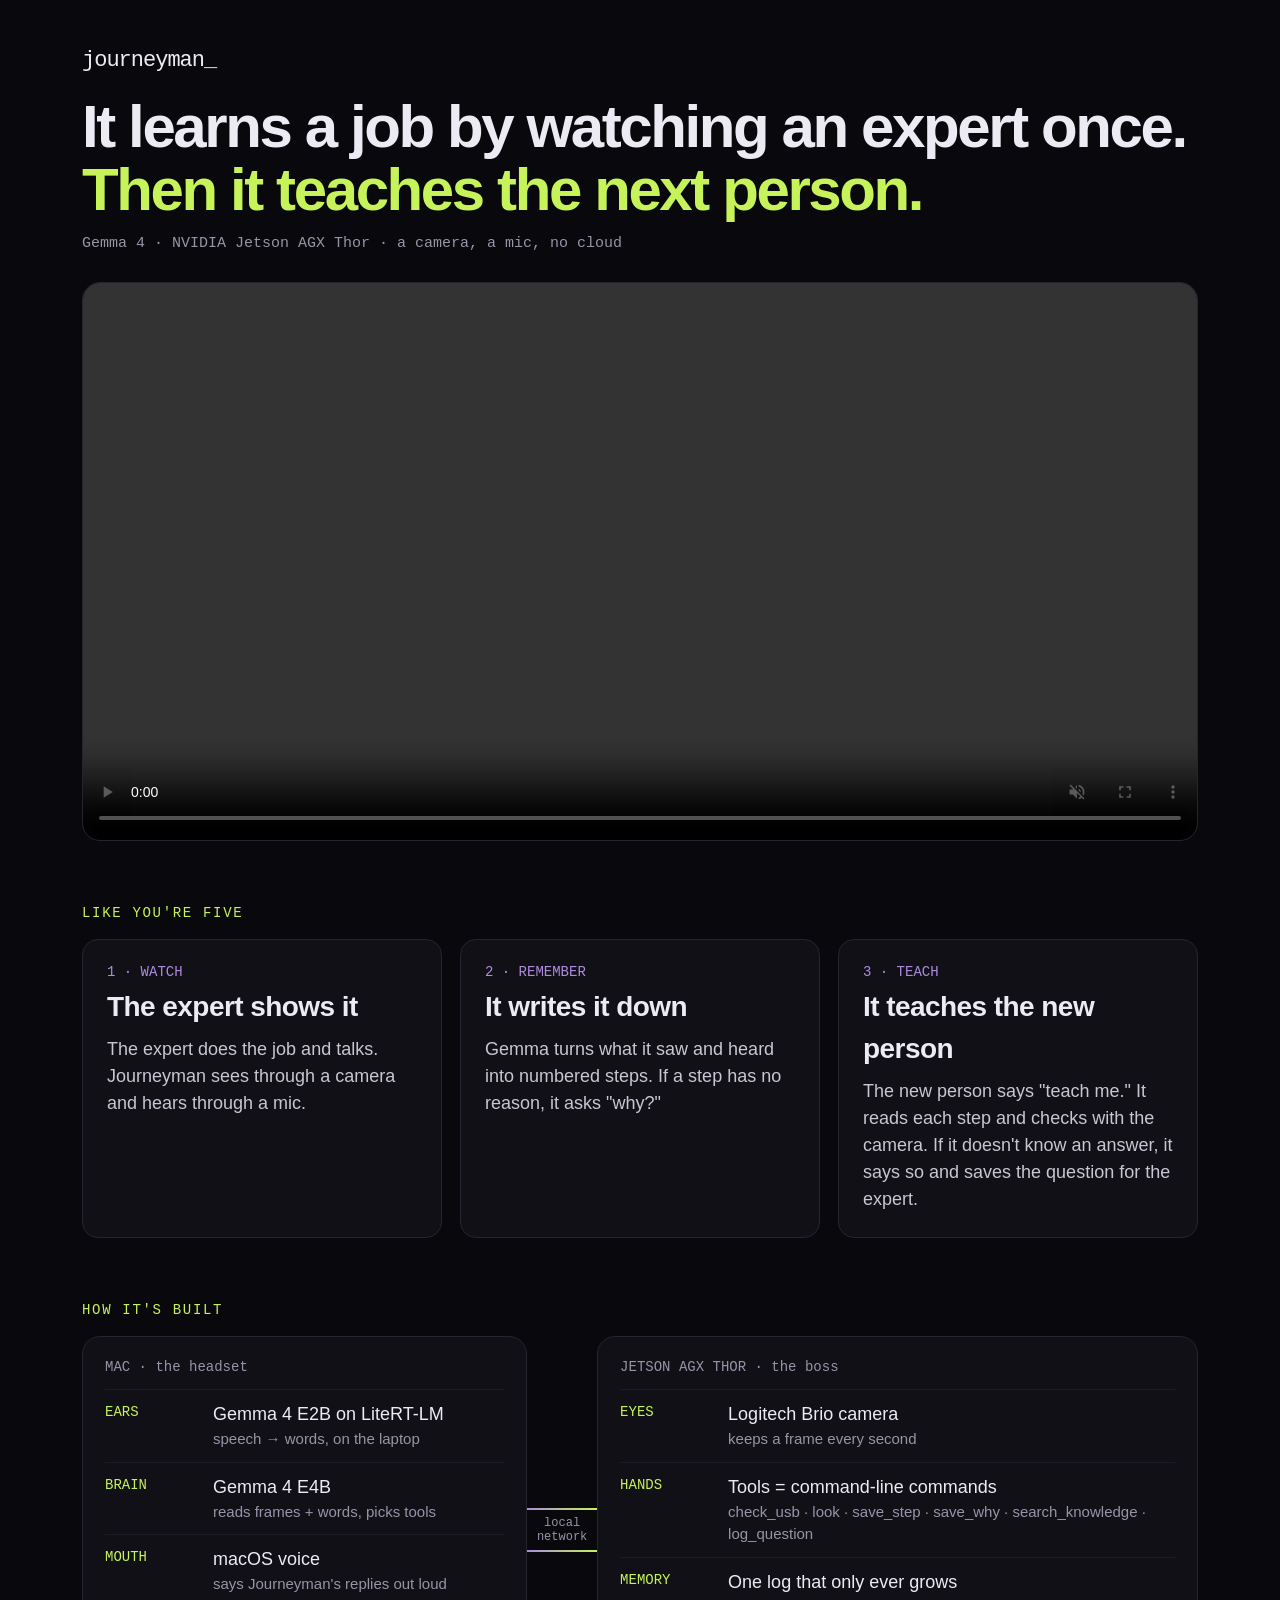
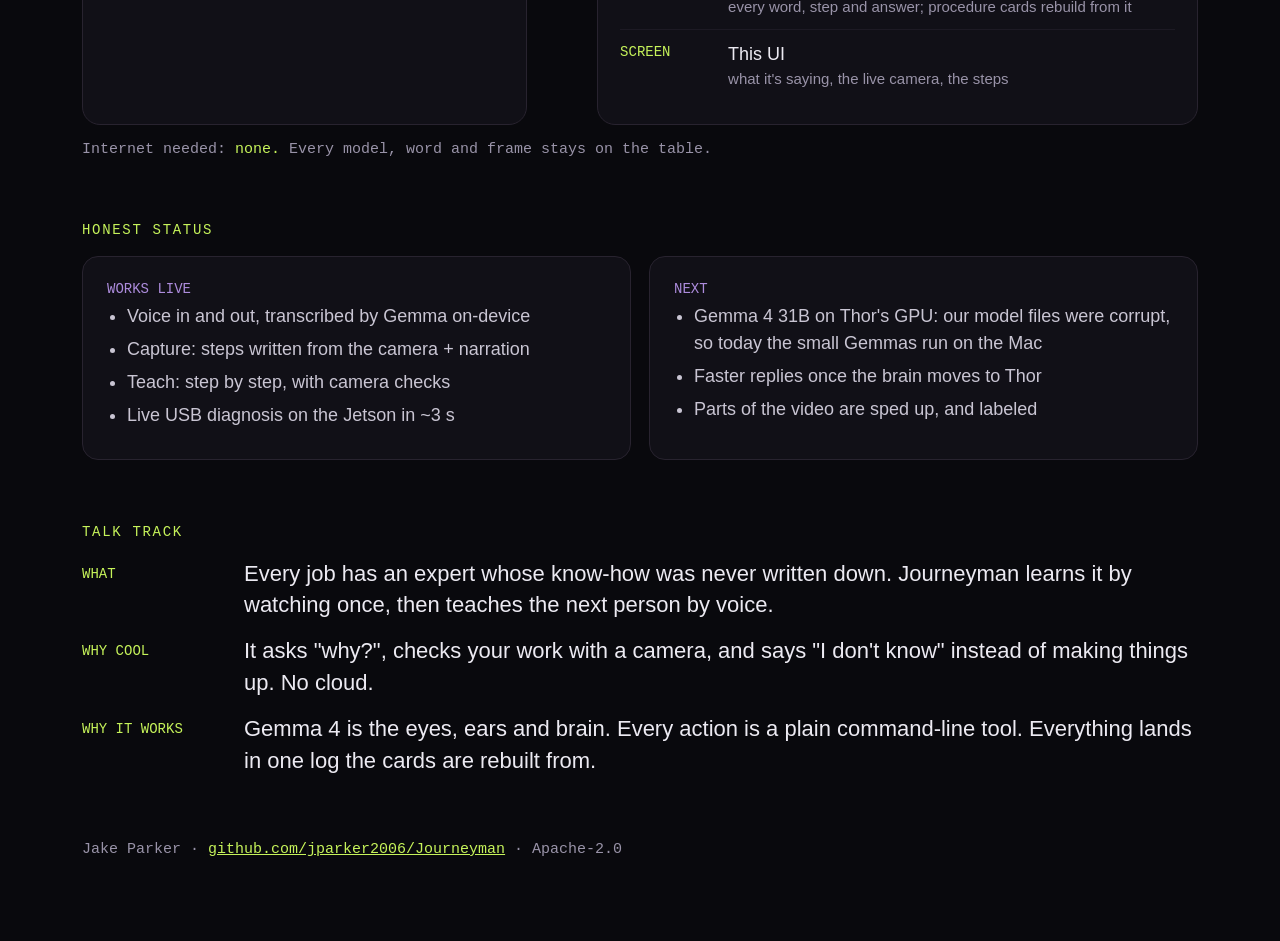
<file: index.html>
<!doctype html>
<html lang="en">
<head>
<meta charset="utf-8"><meta name="viewport" content="width=device-width,initial-scale=1">
<title>Journeyman · Gemma Hardware Hackathon</title>
<style>
:root{--bg:#09090d;--ink:#eceaf2;--muted:#9993a8;--lime:#c6f35a;--purple:#ad8cdd;--line:#28232f;--card:#111017;--mono:ui-monospace,"SF Mono",Menlo,monospace}
*{box-sizing:border-box}
body{margin:0;background:var(--bg);color:var(--ink);font:18px/1.5 -apple-system,BlinkMacSystemFont,"Helvetica Neue",Helvetica,Arial,sans-serif}
main{max-width:1180px;margin:0 auto;padding:48px 32px 80px}
.brand{font:500 22px var(--mono);letter-spacing:-1px}.brand b{color:var(--lime);font-weight:500}
h1{font-size:60px;line-height:1.05;letter-spacing:-.04em;font-weight:600;margin:22px 0 14px}
h1 span{color:var(--lime)}
.sub{font:15px var(--mono);color:var(--muted);margin:0 0 30px}
video{width:100%;border-radius:18px;border:1px solid var(--line);background:#000;display:block}
h2{font:500 14px var(--mono);letter-spacing:.12em;color:var(--lime);text-transform:uppercase;margin:64px 0 18px}
.three{display:grid;grid-template-columns:repeat(3,1fr);gap:18px}
.card{background:var(--card);border:1px solid var(--line);border-radius:16px;padding:24px}
.card .n{font:500 14px var(--mono);color:var(--purple)}
.card h3{font-size:28px;letter-spacing:-.02em;margin:6px 0 8px}
.card p{margin:0;color:#c9c5d3}
.arch{display:grid;grid-template-columns:1fr 70px 1.35fr;align-items:stretch}
.box{border:1px solid var(--line);border-radius:18px;padding:22px;background:var(--card)}
.box .where{font:500 14px var(--mono);color:var(--muted);margin-bottom:14px}
.part{display:grid;grid-template-columns:96px 1fr;gap:12px;padding:11px 0;border-top:1px solid #1d1a24}
.part:first-of-type{border-top:0}
.part b{font:500 14px var(--mono);color:var(--lime);padding-top:3px}
.part small{display:block;color:var(--muted);font-size:15px}
.wire{display:flex;flex-direction:column;justify-content:center;align-items:center;font:12px var(--mono);color:var(--muted);text-align:center;gap:6px}
.wire i{display:block;width:100%;height:2px;background:linear-gradient(90deg,var(--purple),var(--lime))}
.cloud{margin-top:16px;font:15px var(--mono);color:var(--muted)}.cloud b{color:var(--lime);font-weight:500}
.honest{display:grid;grid-template-columns:1fr 1fr;gap:18px}
.honest ul{margin:0;padding-left:20px;color:#c9c5d3}.honest li{margin:6px 0}
.talk{font-size:22px;line-height:1.45}.talk p{margin:0 0 14px;display:grid;grid-template-columns:150px 1fr;gap:12px}.talk b{color:var(--lime);font:500 14px var(--mono);padding-top:8px}
footer{margin-top:64px;font:15px var(--mono);color:var(--muted)}footer a{color:var(--lime)}
@media(max-width:860px){h1{font-size:40px}.three,.honest{grid-template-columns:1fr}.arch{grid-template-columns:1fr}.wire{padding:14px 0}}
</style>
</head>
<body><main>
<div class="brand">journeyman<b>_</b></div>
<h1>It learns a job by watching an expert once.<br><span>Then it teaches the next person.</span></h1>
<p class="sub">Gemma 4 · NVIDIA Jetson AGX Thor · a camera, a mic, no cloud</p>

<video src="journeyman-demo.mp4" controls autoplay muted playsinline></video>

<h2>Like you're five</h2>
<div class="three">
  <div class="card"><div class="n">1 · WATCH</div><h3>The expert shows it</h3><p>The expert does the job and talks. Journeyman sees through a camera and hears through a mic.</p></div>
  <div class="card"><div class="n">2 · REMEMBER</div><h3>It writes it down</h3><p>Gemma turns what it saw and heard into numbered steps. If a step has no reason, it asks "why?"</p></div>
  <div class="card"><div class="n">3 · TEACH</div><h3>It teaches the new person</h3><p>The new person says "teach me." It reads each step and checks with the camera. If it doesn't know an answer, it says so and saves the question for the expert.</p></div>
</div>

<h2>How it's built</h2>
<div class="arch">
  <div class="box"><div class="where">MAC · the headset</div>
    <div class="part"><b>EARS</b><div>Gemma 4 E2B on LiteRT-LM<small>speech → words, on the laptop</small></div></div>
    <div class="part"><b>BRAIN</b><div>Gemma 4 E4B<small>reads frames + words, picks tools</small></div></div>
    <div class="part"><b>MOUTH</b><div>macOS voice<small>says Journeyman's replies out loud</small></div></div>
  </div>
  <div class="wire"><i></i>local<br>network<i></i></div>
  <div class="box"><div class="where">JETSON AGX THOR · the boss</div>
    <div class="part"><b>EYES</b><div>Logitech Brio camera<small>keeps a frame every second</small></div></div>
    <div class="part"><b>HANDS</b><div>Tools = command-line commands<small>check_usb · look · save_step · save_why · search_knowledge · log_question</small></div></div>
    <div class="part"><b>MEMORY</b><div>One log that only ever grows<small>every word, step and answer; procedure cards rebuild from it</small></div></div>
    <div class="part"><b>SCREEN</b><div>This UI<small>what it's saying, the live camera, the steps</small></div></div>
  </div>
</div>
<p class="cloud">Internet needed: <b>none.</b> Every model, word and frame stays on the table.</p>

<h2>Honest status</h2>
<div class="honest">
  <div class="card"><div class="n">WORKS LIVE</div><ul>
    <li>Voice in and out, transcribed by Gemma on-device</li>
    <li>Capture: steps written from the camera + narration</li>
    <li>Teach: step by step, with camera checks</li>
    <li>Live USB diagnosis on the Jetson in ~3 s</li></ul></div>
  <div class="card"><div class="n">NEXT</div><ul>
    <li>Gemma 4 31B on Thor's GPU: our model files were corrupt, so today the small Gemmas run on the Mac</li>
    <li>Faster replies once the brain moves to Thor</li>
    <li>Parts of the video are sped up, and labeled</li></ul></div>
</div>

<h2>Talk track</h2>
<div class="talk">
  <p><b>WHAT</b>Every job has an expert whose know-how was never written down. Journeyman learns it by watching once, then teaches the next person by voice.</p>
  <p><b>WHY COOL</b>It asks "why?", checks your work with a camera, and says "I don't know" instead of making things up. No cloud.</p>
  <p><b>WHY IT WORKS</b>Gemma 4 is the eyes, ears and brain. Every action is a plain command-line tool. Everything lands in one log the cards are rebuilt from.</p>
</div>

<footer>Jake Parker · <a href="https://github.com/jparker2006/Journeyman">github.com/jparker2006/Journeyman</a> · Apache-2.0</footer>
</main></body>
</html>
</file>
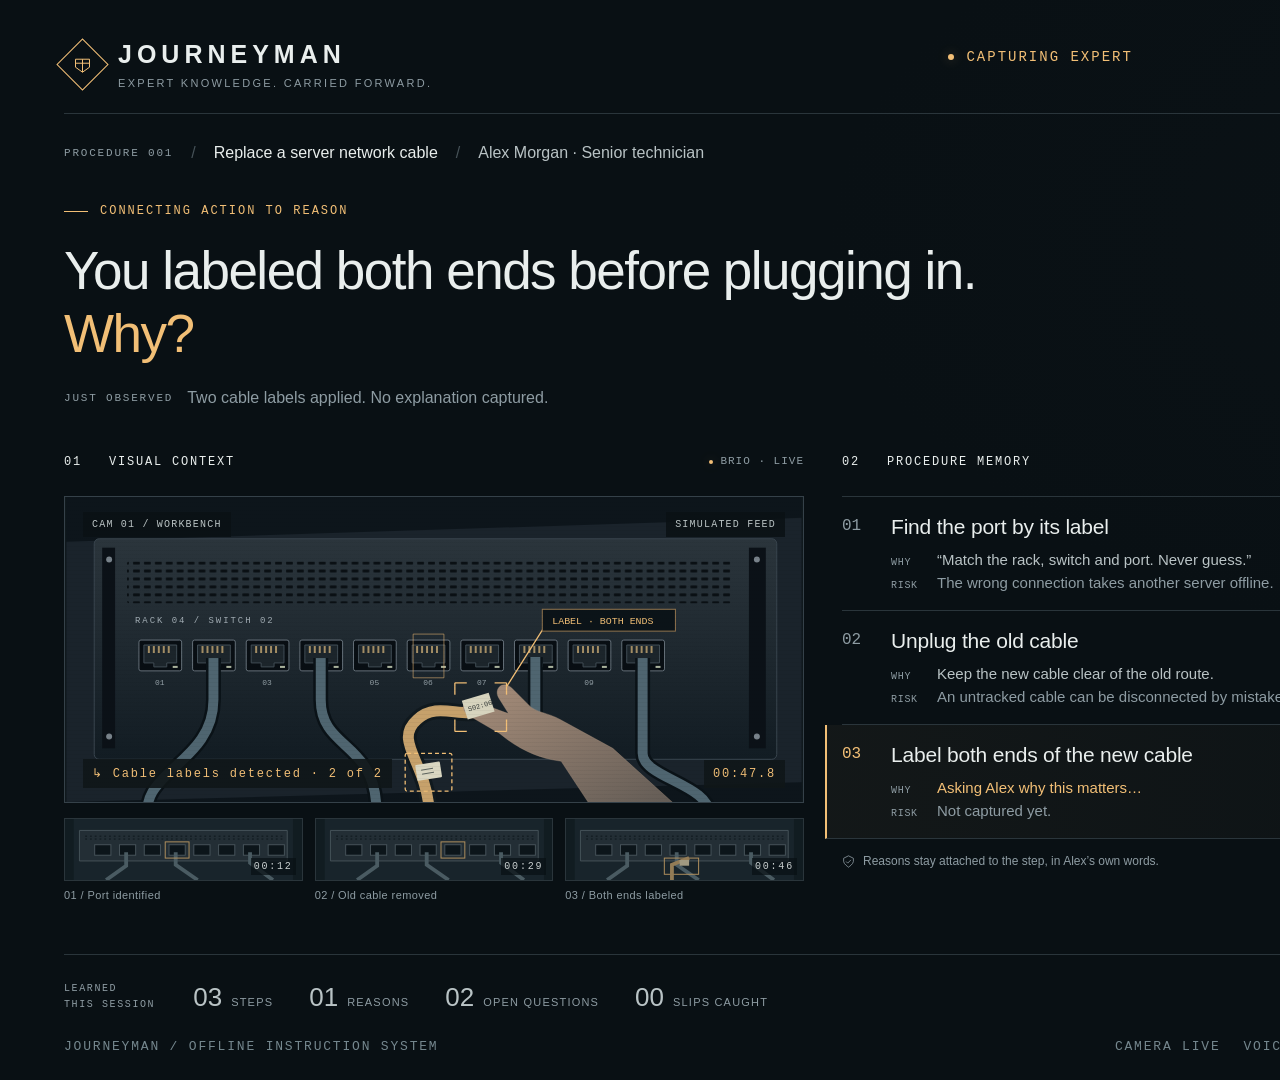
<file: docs/mockups/a-shipcomputer/index.html>
<!doctype html>
<html lang="en">
<head>
<meta charset="utf-8"><meta name="viewport" content="width=device-width, initial-scale=1">
<title>Journeyman · Ship's computer</title>
<style>
:root{--bg:#091014;--panel:#0e171c;--line:#2a353b;--muted:#8e9ca3;--text:#e9eeed;--accent:#f2bf76;--faint:#b9c3c5}*{box-sizing:border-box}body{margin:0;background:var(--bg);color:var(--text);font-family:Arial,Helvetica,sans-serif}main{width:1920px;height:1080px;padding:40px 64px 0;position:relative;overflow:hidden;background:radial-gradient(ellipse at 92% 22%,#1b242820,transparent 38%)}.mono{font-family:'Courier New',monospace;letter-spacing:1.8px;font-size:13px}.muted{color:var(--muted)}.accent{color:var(--accent)}header{height:74px;display:flex;align-items:flex-start;justify-content:space-between;border-bottom:1px solid var(--line)}.brand{display:flex;gap:17px;align-items:center}.brandmark{width:37px;height:37px;border:1px solid var(--accent);transform:rotate(45deg);display:grid;place-items:center}.brandmark svg{transform:rotate(-45deg)}.wordmark{font-size:25px;letter-spacing:5px;font-weight:600}.brand small{display:block;margin-top:8px;font-size:11px;letter-spacing:2.3px;color:var(--muted)}.mode{display:flex;align-items:center;gap:12px;padding-top:9px;font-size:14px;letter-spacing:2px}.mode:before,.dot{content:'';width:6px;height:6px;background:var(--accent);border-radius:50%;display:inline-block;box-shadow:0 0 12px #f2bf7655}.session{padding-top:10px;font-size:12px;text-align:right;line-height:1.8;color:var(--muted)}.context{display:flex;align-items:center;gap:18px;padding-top:30px;font-size:16px}.context .divider{color:#465258}.context b{font-weight:400;color:var(--faint)}.hero{height:293px;position:relative;display:flex;align-items:center;justify-content:space-between}.speech{width:1340px;padding-bottom:6px}.eyebrow{display:flex;align-items:center;gap:12px;font-size:12px;letter-spacing:2px;color:var(--accent);margin-bottom:22px}.quote{font-size:53px;line-height:1.18;letter-spacing:-1.5px;font-weight:400;margin:0;max-width:1300px}.quote em{font-style:normal;color:var(--accent)}.transcript{margin-top:23px;font-size:16px;color:var(--muted);display:flex;gap:14px}.transcript .mono{font-size:11px;padding-top:3px}.voice{width:310px;position:relative;text-align:center;align-self:center;margin-top:-5px}.voice svg{width:225px;height:198px;display:block;margin:0 auto}.voice-label{margin-top:2px;color:var(--accent);letter-spacing:3px;font-size:12px}.voice small{display:block;color:var(--muted);margin-top:10px;font-size:13px}.workspace{display:grid;grid-template-columns:740px 1fr;gap:38px;height:474px}.sectionhead{height:41px;display:flex;align-items:flex-start;justify-content:space-between;font-size:12px;letter-spacing:1.8px}.sectionhead .right{font-size:11px;color:var(--muted);letter-spacing:1px}.camera{height:307px;border:1px solid #354149;position:relative;overflow:hidden;background:#10191d}.camera>svg{width:100%;height:100%;display:block}.camera-top{position:absolute;left:18px;right:18px;top:15px;display:flex;justify-content:space-between;font-size:10px;letter-spacing:1.2px;color:#bcc5c6}.camera-top span{background:#0a1114d9;padding:7px 9px}.camera-bottom{position:absolute;bottom:14px;left:18px;right:18px;display:flex;align-items:center;justify-content:space-between;color:var(--accent);font-size:12px}.camera-bottom span{background:#101719e8;padding:7px 9px}.keyframes{display:flex;gap:12px;margin-top:15px}.keyframe{width:calc((100% - 24px)/3);height:102px;display:flex;flex-direction:column;gap:8px}.thumb{height:63px;border:1px solid var(--line);overflow:hidden;position:relative;background:#111c21}.thumb svg{width:100%;height:100%;opacity:.72}.thumb .time{position:absolute;right:6px;bottom:5px;background:#081014b8;color:#cad0d0;font-size:10px;padding:3px}.keyframe label{font-size:11px;letter-spacing:.4px;color:var(--muted)}.procedure{border-top:1px solid var(--line)}.step{display:grid;grid-template-columns:38px 1fr;gap:11px;border-bottom:1px solid var(--line);padding:18px 17px 16px 0}.num{font-size:16px;color:var(--muted);padding-top:2px;font-family:'Courier New',monospace}.step-title{display:flex;align-items:center;justify-content:space-between;font-size:21px;margin-bottom:10px;letter-spacing:-.2px}.tag{font-size:9px;font-family:'Courier New',monospace;letter-spacing:1px;border:1px solid #806443;padding:5px 7px;color:var(--accent);white-space:nowrap}.reason,.risk{font-size:15px;line-height:1.5;color:var(--faint)}.reason .label,.risk .label{display:inline-block;width:46px;font-family:'Courier New',monospace;font-size:10px;letter-spacing:.7px;color:var(--muted)}.risk{color:var(--muted)}.step.active{border-left:2px solid var(--accent);padding-left:15px;background:linear-gradient(90deg,#f2bf760b,transparent);margin-left:-17px}.step.active .num{color:var(--accent)}.pending{color:var(--accent)}.cardnote{font-size:12px;color:var(--muted);padding-top:15px;display:flex;align-items:center;gap:8px}.cardnote svg{width:13px}.teach .step{padding-top:8px;padding-bottom:8px}.teach .step-title{font-size:20px;margin-bottom:5px}.teach .step.done .step-title{color:#c6d1d2}.teach .step.done .num{font-size:18px;color:#96a6a9}.teach .step.done .reason{font-size:14px}.teach .step.done .risk{font-size:12px;line-height:1.4}.teach .step.active{padding-top:14px;padding-bottom:14px}.teach .step.active .step-title{color:var(--accent);font-size:21px;margin-bottom:9px}.teach .step.upcoming{padding-top:6px;padding-bottom:6px}.teach .step.upcoming .step-title{font-size:18px;color:#a9b6b9;margin-bottom:3px}.teach .step.upcoming .reason,.teach .step.upcoming .risk{font-size:12px;line-height:1.4}.teach .step.upcoming .label{font-size:9px}.teach .cardnote{padding-top:10px}.bottom{margin-top:25px;border-top:1px solid var(--line);display:flex;height:85px;align-items:center;justify-content:space-between}.metrics{display:flex;align-items:center;gap:36px}.metric{display:flex;align-items:baseline;gap:9px}.metric strong{font-size:26px;font-weight:400;color:var(--faint)}.metric span{font-size:11px;letter-spacing:1.2px;color:var(--muted)}.metrics-title{font-size:10px;letter-spacing:1.6px;color:var(--muted);line-height:1.6;margin-right:2px}.device{display:flex;align-items:center;gap:13px;border:1px solid #435047;padding:12px 15px;font-size:11px;letter-spacing:1.2px;color:#c6d0cc}.device svg{width:18px;height:18px;color:var(--accent)}footer{height:40px;display:flex;justify-content:space-between;font-size:10px;color:#75878e;letter-spacing:1px}footer .health{display:flex;gap:23px}.hide{display:none!important}.camera:after{content:'';position:absolute;inset:0;pointer-events:none;background:repeating-linear-gradient(0deg,transparent,transparent 3px,#04090c15 4px)}
.voice svg ellipse{animation:breathe 4s ease-in-out infinite alternate}.voice svg ellipse:nth-of-type(2){animation-delay:-2s}@keyframes breathe{from{opacity:.62}to{opacity:1}}@media(prefers-reduced-motion:reduce){.voice svg ellipse{animation:none}}</style>
</head>
<body>
<main id="screen">
<header><div class="brand"><div class="brandmark"><svg width="22" height="22" viewBox="0 0 22 22" fill="none" stroke="#f2bf76"><path d="M4 5h14v8l-7 5-7-5zM11 5v13M4 9h14"/></svg></div><div><div class="wordmark">JOURNEYMAN</div><small>EXPERT KNOWLEDGE. CARRIED FORWARD.</small></div></div><div class="mode mono accent" id="mode">CAPTURING EXPERT</div><div class="session mono">FIELD SESSION 0042<br>24 OCT 2026 &nbsp; / &nbsp; LOCAL</div></header>
<div class="context"><span class="mono muted" style="font-size:11px">PROCEDURE 001</span><span class="divider">/</span><span>Replace a server network cable</span><span class="divider">/</span><b id="worker">Alex Morgan · Senior technician</b></div>
<section class="hero"><div class="speech"><div class="eyebrow mono"><span style="width:24px;height:1px;background:var(--accent)"></span><span id="intent">CONNECTING ACTION TO REASON</span></div><h1 class="quote" id="quote">You labeled both ends before plugging in.<br><em>Why?</em></h1><div class="transcript"><span class="mono" id="transcript-label">JUST OBSERVED</span><span id="transcript">Two cable labels applied. No explanation captured.</span></div></div><div class="voice"><svg viewBox="0 0 250 220" fill="none"><defs><radialGradient id="orb"><stop stop-color="#f2bf76" stop-opacity=".22"/><stop offset=".6" stop-color="#f2bf76" stop-opacity=".05"/><stop offset="1" stop-color="#f2bf76" stop-opacity="0"/></radialGradient><linearGradient id="ring" x1="45" y1="25" x2="190" y2="190" gradientUnits="userSpaceOnUse"><stop stop-color="#f2bf76" stop-opacity=".1"/><stop offset=".5" stop-color="#f2bf76"/><stop offset="1" stop-color="#f2bf76" stop-opacity=".2"/></linearGradient></defs><circle cx="125" cy="106" r="101" fill="url(#orb)"/><circle cx="125" cy="106" r="88" stroke="#f2bf76" stroke-opacity=".13" stroke-dasharray="1 10"/><circle cx="125" cy="106" r="73" stroke="#f2bf76" stroke-opacity=".18"/><ellipse cx="125" cy="106" rx="64" ry="64" stroke="url(#ring)" stroke-width="1.5"/><ellipse cx="125" cy="106" rx="64" ry="39" transform="rotate(-32 125 106)" stroke="#f2bf76" stroke-opacity=".22"/><ellipse cx="125" cy="106" rx="52" ry="66" transform="rotate(36 125 106)" stroke="#f2bf76" stroke-opacity=".25"/><path d="M65 106h12l5-8 6 17 6-30 7 44 7-64 7 79 7-58 7 40 7-61 7 70 7-46 7 30 6-22 7 9h15" stroke="#f2bf76" stroke-width="2" stroke-linejoin="round"/><path d="M125 7v8M125 198v8M23 106h8M219 106h8" stroke="#f2bf76" stroke-opacity=".5"/><circle cx="183" cy="63" r="3" fill="#f2bf76"/></svg><div class="voice-label mono">SPEAKING</div><small>Journeyman has the floor</small></div></section>
<div class="workspace"><section><div class="sectionhead mono"><span>01 &nbsp; VISUAL CONTEXT</span><span class="right"><span class="dot" style="width:4px;height:4px;margin-right:7px"></span>BRIO · LIVE</span></div><div class="camera"><svg viewBox="0 0 740 307" role="img" aria-label="Illustrated server panel with a labeled cable and object detection boxes"><defs><linearGradient id="rack" x2="0" y2="1"><stop stop-color="#2b353c"/><stop offset="1" stop-color="#121c23"/></linearGradient><linearGradient id="hand" x1="0" x2="1" y2="1"><stop stop-color="#a98f7b"/><stop offset="1" stop-color="#625b55"/></linearGradient><pattern id="vents" width="11" height="8" patternUnits="userSpaceOnUse"><rect x="1" y="1" width="7" height="3" rx="1" fill="#0a1014"/></pattern><g id="port"><rect width="43" height="31" rx="2" fill="#080e13" stroke="#66717a"/><path d="M5 5h33v18H28v4H15v-4H5z" fill="#1c252b" stroke="#424e56"/><path d="M10 6v7m5-7v7m5-7v7m5-7v7m5-7v7" stroke="#a48e65" stroke-width="2"/><rect x="34" y="26" width="5" height="2" fill="#b0b9a2"/></g></defs><rect width="740" height="307" fill="#0d151b"/><path d="M0 45L740 21V287L0 307Z" fill="#1a232b"/><rect x="28" y="42" width="687" height="222" rx="5" fill="url(#rack)" stroke="#3a464f"/><rect x="36" y="51" width="13" height="202" fill="#0b1117"/><rect x="687" y="51" width="17" height="202" fill="#0b1117"/><g fill="#78828a"><circle cx="43" cy="63" r="3"/><circle cx="43" cy="241" r="3"/><circle cx="695" cy="63" r="3"/><circle cx="695" cy="241" r="3"/></g><rect x="61" y="65" width="610" height="42" rx="2" fill="url(#vents)"/><text x="69" y="127" fill="#a2adb4" font-size="9" font-family="monospace" letter-spacing="2">RACK 04 / SWITCH 02</text><g transform="translate(73 144)"><use href="#port"/><use href="#port" x="54"/><use href="#port" x="108"/><use href="#port" x="162"/><use href="#port" x="216"/><use href="#port" x="270"/><use href="#port" x="324"/><use href="#port" x="378"/><use href="#port" x="432"/><use href="#port" x="486"/></g><g fill="#939fa5" font-family="monospace" font-size="8" text-anchor="middle"><text x="94" y="189">01</text><text x="148" y="189">02</text><text x="202" y="189">03</text><text x="256" y="189">04</text><text x="310" y="189">05</text><text x="364" y="189">06</text><text x="418" y="189">07</text><text x="472" y="189">08</text><text x="526" y="189">09</text><text x="580" y="189">10</text></g><path d="M148 162v42C148 270 66 277 84 330M256 162v42c0 51 56 42 56 112M472 161v58c0 26 72 34 72 103M580 162v96c0 25 68 31 68 63" fill="none" stroke="#0a1217" stroke-width="15"/><path d="M148 162v42C148 270 66 277 84 330M256 162v42c0 51 56 42 56 112M472 161v58c0 26 72 34 72 103M580 162v96c0 25 68 31 68 63" fill="none" stroke="#4f6570" stroke-width="10"/><path d="M365 313C361 266 329 245 353 224C376 203 402 228 426 211" fill="none" stroke="#10191e" stroke-width="17"/><path d="M365 313C361 266 329 245 353 224C376 203 402 228 426 211" fill="none" stroke="#c6a16b" stroke-width="11"/><path d="M613 310l-63-57-53-29c-12-7-25-7-32-15l-17-17c-9-8-18 1-13 10l10 16-33-12c-13-4-17 8-7 14l31 18c18 15 38 25 62 28l29 44" fill="url(#hand)" stroke="#b49b83" stroke-opacity=".3"/><path d="M398 205l27-8 6 19-27 8z" fill="#d7d4be"/><text x="405" y="216" font-size="7" fill="#343a38" transform="rotate(-17 405 216)" font-family="monospace">S02:06</text><rect x="351" y="270" width="25" height="16" rx="1" fill="#dad7c2" transform="rotate(-9 351 270)"/><path d="M357 275l12-2m-11 6 12-2" stroke="#5b625d"/><g stroke="#f2bf76" fill="none" stroke-width="1.3"><path d="M391 187h12m-12 0v12m52-12h-12m12 0v12m-52 37h12m-12 0v-12m52 12h-12m12 0v-12"/><rect x="341" y="258" width="47" height="38" rx="2" stroke-dasharray="4 3"/><path d="M443 191l36-57h98"/></g><rect x="479" y="113" width="134" height="22" fill="#0b1318" stroke="#92754e"/><text x="489" y="128" fill="#f2bf76" font-size="10" font-family="monospace">LABEL · BOTH ENDS</text><path d="M349 138h31v44h-31z" fill="none" stroke="#f2bf76" stroke-opacity=".55"/></svg><div class="camera-top mono"><span>CAM 01 / WORKBENCH</span><span>SIMULATED FEED</span></div><div class="camera-bottom mono"><span id="vision">↳ Cable labels detected · 2 of 2</span><span>00:47.8</span></div></div><div class="keyframes" id="keyframes"></div></section>
<section><div class="sectionhead mono"><span>02 &nbsp; PROCEDURE MEMORY</span><span class="right" id="progress">3 STEPS CAPTURED · BUILDING</span></div><div class="procedure" id="procedure"></div><div class="cardnote" id="cardnote"><svg viewBox="0 0 16 16" fill="none" stroke="currentColor"><path d="M8 1l6 3v4c0 3-6 7-6 7S2 11 2 8V4zM5 8l2 2 4-4"/></svg>Reasons stay attached to the step, in Alex’s own words.</div></section></div>
<div class="bottom"><div class="metrics"><div class="metrics-title mono">LEARNED<br>THIS SESSION</div><div class="metric"><strong id="steps">03</strong><span>STEPS</span></div><div class="metric"><strong id="reasons">01</strong><span>REASONS</span></div><div class="metric"><strong id="questions">02</strong><span>OPEN QUESTIONS</span></div><div class="metric"><strong id="slips">00</strong><span>SLIPS CAUGHT</span></div></div><div class="device mono"><svg viewBox="0 0 24 24" fill="none" stroke="currentColor"><rect x="5" y="5" width="14" height="14" rx="2"/><rect x="9" y="9" width="6" height="6"/><path d="M8 1v4m8-4v4M8 19v4m8-4v4M1 8h4m-4 8h4M19 8h4m-4 8h4"/></svg>RUNS ON THIS DEVICE · NO CLOUD</div></div>
<footer class="mono"><span>JOURNEYMAN / OFFLINE INSTRUCTION SYSTEM</span><div class="health"><span>CAMERA LIVE</span><span>VOICE 182 MS</span><span>GEMMA 4 · NVIDIA JETSON THOR</span><span>● ALL SYSTEMS LOCAL</span></div></footer>
</main>
<script>
const teach=location.hash==='#teach'||new URLSearchParams(location.search).has('teach');
const el=id=>document.getElementById(id);const set=(id,text)=>el(id).textContent=text;
const captureSteps=[
{n:'01',title:'Find the port by its label',reason:'“Match the rack, switch and port. Never guess.”',risk:'The wrong connection takes another server offline.'},
{n:'02',title:'Unplug the old cable',reason:'Keep the new cable clear of the old route.',risk:'An untracked cable can be disconnected by mistake.',tag:'UNCONFIRMED',note:true},
{n:'03',title:'Label both ends of the new cable',reason:'Asking Alex why this matters…',risk:'Not captured yet.',active:true,tag:'REASON REQUESTED'}];
const teachSteps=[
{n:'✓',title:'Find the port by its label',reason:'“Match the rack, switch and port. Never guess.”',risk:'The wrong connection takes another server offline.',done:true},
{n:'✓',title:'Unplug the old cable',reason:'“Free the old route before you start the new one.”',risk:'An untracked cable can be disconnected by mistake.',done:true},
{n:'03',title:'Label both ends before plugging in',reason:'“So the next tech can trace it without pulling cables.”',risk:'An unlabeled cable can lead to the wrong disconnect.',active:true,tag:'COMMON MISTAKE'},
{n:'04',title:'Plug in, leaving a slack loop',reason:'“Leave enough room to service it without unplugging.”',risk:'A taut cable strains the port.',upcoming:true},
{n:'05',title:'Tie down the cable',reason:'“Secure the route so it stays clear of the fans.”',risk:'Loose cables obstruct airflow.',upcoming:true}];
if(teach){el('screen').classList.add('teach');set('mode','TEACHING NEW HIRE');set('worker','Sam Chen · New hire');set('intent','SKIPPED STEP CAUGHT · BEFORE CONNECTION');el('quote').innerHTML='Hold on. <em>Label both ends first.</em><br>Then we’ll plug it in.';set('transcript-label','ALEX’S REASON');set('transcript','“So the next tech can trace it without pulling cables.”');set('progress','STEP 3 OF 5 · AWAITING CORRECTION');set('vision','↳ Connection attempted before labeling');set('steps','05');set('reasons','05');set('questions','00');set('slips','01');el('cardnote').innerHTML='<span class="dot" style="width:5px;height:5px"></span>Waiting for both labels. Step 4 stays locked until verified.';
// In teach mode the model is attending to the attempted connection, rather than completed labels.
const svg=document.querySelector('.camera>svg');svg.querySelector('text[transform]').textContent='';const label=svg.querySelector('text[x="489"]');label.textContent='LABEL MISSING';svg.querySelector('rect[x="351"]').setAttribute('fill','#8f795c');svg.querySelector('path[d="M357 275l12-2m-11 6 12-2"]').setAttribute('opacity','0');}
el('procedure').innerHTML=(teach?teachSteps:captureSteps).map(s=>`<article class="step ${s.active?'active':''} ${s.done?'done':''} ${s.upcoming?'upcoming':''}"><div class="num">${s.n}</div><div><div class="step-title"><span>${s.title}</span>${s.tag?`<span class="tag">${s.tag}</span>`:''}</div><div class="reason ${s.active&&!teach?'pending':''}"><span class="label">WHY</span>${s.reason}</div>${s.risk?`<div class="risk"><span class="label">RISK</span>${s.risk}</div>`:''}</div></article>`).join('');
const frameNames=teach?['01 / Port verified','02 / Old cable removed','03 / Missing label detected']:['01 / Port identified','02 / Old cable removed','03 / Both ends labeled'];
el('keyframes').innerHTML=frameNames.map((title,i)=>`<div class="keyframe"><div class="thumb"><svg viewBox="0 0 230 64"><rect width="230" height="64" fill="#1c282f"/><path d="M6 12h218v32H6z" fill="#2a363e" stroke="#5b6870"/><path d="M12 18h208M12 21h208" stroke="#0c1419" stroke-dasharray="2 3"/><g fill="#0b1318" stroke="#5e6b72">${[22,48,74,100,126,152,178,204].map(x=>`<rect x="${x}" y="27" width="17" height="11"/>`).join('')}</g><path d="M55 35v14l-21 15m73-29v13l23 16m55-29v11l24 18" fill="none" stroke="#60747c" stroke-width="4"/><rect x="${i===0?'96':i===1?'122':'94'}" y="${i===2?'41':'24'}" width="${i===2?'36':'25'}" height="${i===2?'17':'17'}" fill="none" stroke="#f2bf76" stroke-width="1"/>${i===2?'<path d="M102 64V48l18-7" fill="none" stroke="#c6a16b" stroke-width="4"/><rect x="110" y="43" width="10" height="6" fill="#d8c9a6"/>':''}</svg><span class="time mono">00:${['12','29','46'][i]}</span></div><label>${title}</label></div>`).join('');
</script>
</body>
</html>
</file>
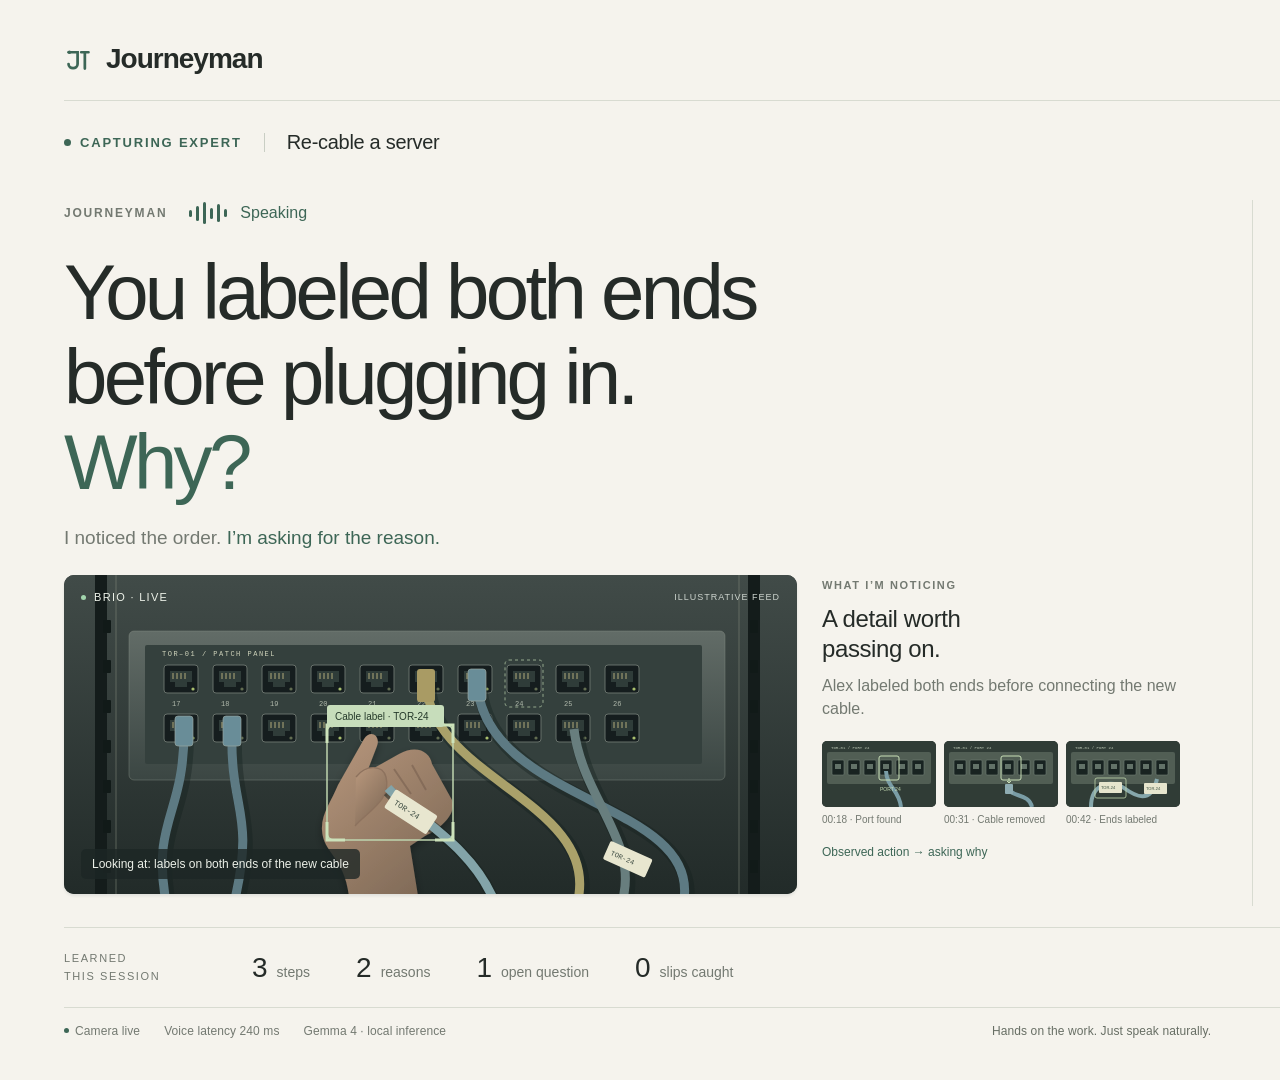
<file: docs/mockups/b-calminstructor/index.html>
<!doctype html>
<html lang="en">
<head>
<meta charset="utf-8"><meta name="viewport" content="width=device-width,initial-scale=1">
<title>Journeyman — Calm instructor</title>
<style>
:root{--paper:#f5f3ed;--ink:#252b28;--muted:#737971;--line:#d8dbd1;--green:#3d6656;--pale:#e7ece3;--amber:#926126}*{box-sizing:border-box}body{margin:0;background:var(--paper);color:var(--ink);font-family:Arial,Helvetica,sans-serif;-webkit-font-smoothing:antialiased}main{width:1920px;height:1080px;padding:43px 64px 0;overflow:hidden}.top{display:flex;align-items:center;justify-content:space-between;border-bottom:1px solid var(--line);padding-bottom:25px}.brand{display:flex;gap:13px;align-items:center;font-size:28px;letter-spacing:-1px;font-weight:600}.mark{width:29px;height:29px}.device{display:flex;align-items:center;gap:10px;font-size:16px;color:#536357}.device svg{width:18px;height:18px}.device span{font-size:12px;letter-spacing:1px;margin-left:15px;color:var(--muted)}.context{display:flex;align-items:center;justify-content:space-between;padding-top:30px}.project{display:flex;align-items:center;gap:22px}.mode{font-size:13px;letter-spacing:1.8px;font-weight:700;color:var(--green);display:flex;align-items:center;gap:9px}.dot{height:7px;width:7px;border-radius:50%;background:var(--green);display:inline-block}.divider{width:1px;height:19px;background:#c9cec4}.procedure-name{font-size:20px;letter-spacing:-.3px}.worker{font-size:17px;color:var(--muted)}.worker b{font-weight:500;color:var(--ink)}.workspace{display:grid;grid-template-columns:1124px 1fr;gap:64px;margin-top:46px;height:706px}.left{display:flex;flex-direction:column}.voice{display:flex;gap:13px;align-items:center;height:26px;color:var(--green);font-size:16px}.wave{display:flex;align-items:center;gap:4px;height:22px}.wave i{display:block;background:var(--green);width:3px;border-radius:4px}.voice .name{font-size:12px;letter-spacing:1.8px;font-weight:700;color:var(--muted);margin-right:9px}.spoken{font-weight:400;letter-spacing:-3.7px;font-size:78px;line-height:1.09;margin:24px 0 19px}.spoken em{font-style:normal;color:var(--green)}.subline{font-size:19px;color:var(--muted);margin:0;line-height:1.5}.subline b{color:var(--green);font-weight:500}.hero{height:375px;flex-shrink:0}.evidence{display:grid;grid-template-columns:733px 1fr;gap:25px;margin-top:0}.camera{height:319px;border-radius:10px;overflow:hidden;background:#303836;position:relative;box-shadow:0 2px 3px #1b282817}.camera svg{width:100%;height:100%;display:block}.cam-top{position:absolute;top:16px;left:17px;right:17px;display:flex;align-items:center;justify-content:space-between;color:#eef3ea;font-size:11px;letter-spacing:1.3px}.cam-top span:first-child{display:flex;gap:8px;align-items:center}.cam-top .dot{background:#a2d5ad;width:5px;height:5px}.mock{font-size:9px;color:#ccd3cd;letter-spacing:1px}.cam-caption{position:absolute;bottom:15px;left:17px;color:#ecf0e8;font-size:12px;background:#1c2725c9;padding:8px 11px;border-radius:5px}.observation{padding:4px 0}.eyebrow{font-size:11px;letter-spacing:1.6px;font-weight:700;color:var(--muted)}.observation h3{font-size:24px;font-weight:400;letter-spacing:-.4px;line-height:1.25;margin:13px 0 10px}.observation p{font-size:16px;color:var(--muted);line-height:1.45;margin:0}.frames{display:flex;gap:8px;margin-top:21px}.frame{width:114px}.thumb{height:66px;border-radius:5px;overflow:hidden;background:#343c38;position:relative}.thumb svg{width:100%;height:100%;display:block}.frame small{font-size:10px;color:var(--muted);display:block;margin-top:7px}.observed{display:flex;align-items:center;gap:7px;color:var(--green);font-size:12px;margin-top:20px}.right{border-left:1px solid var(--line);padding-left:33px}.card-title{display:flex;align-items:center;justify-content:space-between;margin:0 0 10px}.card-title h2{font-size:25px;font-weight:400;letter-spacing:-.65px;margin:0}.card-title span{font-size:12px;color:var(--muted)}.card-sub{font-size:14px;color:var(--muted);margin:0 0 19px}.steps{list-style:none;margin:0;padding:0}.step{position:relative;padding:18px 0 18px 41px;border-top:1px solid var(--line)}.number{position:absolute;top:21px;left:0;font-size:17px;color:var(--muted);font-variant-numeric:tabular-nums}.step h3{font-size:20px;font-weight:500;margin:0 0 9px;letter-spacing:-.3px}.step p{font-size:15px;line-height:1.4;margin:5px 0;color:#60695f}.step p strong{font-weight:500;color:#36433a}.failure{color:#7d786b!important;font-size:13px!important}.tag{display:inline-block;border:1px solid #cbd4c6;border-radius:4px;font-size:10px;letter-spacing:.5px;line-height:1;padding:5px 6px;color:#65765e;margin-left:5px;vertical-align:2px}.tag.warn{color:var(--amber);border-color:#dfcfb6;background:#f3ecdf}.pending{font-size:14px;line-height:1.4;color:var(--green);margin-top:11px;display:flex;gap:8px;align-items:center}.pending:before{content:'';height:6px;width:6px;border:1px solid var(--green);border-radius:50%}.card-note{margin-top:14px;padding:16px 0;border-top:1px solid var(--line);font-size:13px;color:var(--muted);line-height:1.5}.capture .step{padding-top:23px;padding-bottom:23px}.capture .number{top:25px}.capture .step h3{font-size:22px}.capture .step p{font-size:16px;line-height:1.5}.capture .step .failure{font-size:14px!important}.teach .spoken{font-size:86px;line-height:1.02;margin-top:23px;margin-bottom:19px}.teach .step{padding-top:11px;padding-bottom:11px}.teach .step h3{font-size:19px;margin-bottom:6px}.teach .number{top:14px}.teach .step p{font-size:14px;margin:4px 0}.teach .step.current{background:var(--pale);margin-left:-15px;padding-left:56px;padding-right:12px;border-radius:7px;border-top:0;padding-top:16px;padding-bottom:17px}.teach .current .number{left:15px;top:18px;color:var(--green)}.teach .current h3{color:var(--green)}.teach .step.current + .step{border-top:0}.teach .step.upcoming h3{color:#6e756c}.done .number{font-size:19px;color:var(--green)}.status-label{font-size:10px;color:var(--green);letter-spacing:1.2px;margin-bottom:7px}.teach .card-sub{margin-bottom:16px}.quote{font-family:Georgia,'Times New Roman',serif;font-size:18px!important;line-height:1.4!important;color:#394f41!important}.quote-credit{font-size:11px!important;color:#667463!important;margin-top:8px!important}.session{display:flex;align-items:center;border-top:1px solid var(--line);margin-top:21px;height:80px;gap:46px}.session-label{font-size:11px;letter-spacing:1.6px;color:var(--muted);width:142px;line-height:1.6}.counter{display:flex;align-items:baseline;gap:10px}.counter b{font-size:28px;letter-spacing:-1px;font-weight:400}.counter span{font-size:14px;color:var(--muted)}.session-right{margin-left:auto;display:flex;gap:8px;align-items:center;font-size:13px;color:var(--green)}footer{height:47px;border-top:1px solid var(--line);display:flex;justify-content:space-between;align-items:center;color:var(--muted);font-size:12px;letter-spacing:.1px}.health{display:flex;gap:24px}.health .dot{height:5px;width:5px;margin-right:6px;vertical-align:2px}.footer-hint{color:#676e64}.key{font-size:11px;border:1px solid #d0d4c9;padding:3px 6px;border-radius:4px;margin-right:6px}
</style>
</head>
<body><main id="screen">
<header class="top"><div class="brand"><svg class="mark" viewBox="0 0 32 32" fill="none"><path d="M5 8h10v13c0 6-10 6-10 0M19 8h8M23 8v18" stroke="#3d6656" stroke-width="3" stroke-linecap="round"/><circle cx="6" cy="8" r="2" fill="#3d6656"/></svg>Journeyman</div><div class="device"><svg viewBox="0 0 24 24" fill="none" stroke="currentColor" stroke-width="1.4"><rect x="5" y="5" width="14" height="14" rx="3"/><rect x="9" y="9" width="6" height="6" rx="1"/><path d="M9 2v3m6-3v3M9 19v3m6-3v3M2 9h3m-3 6h3m14-6h3m-3 6h3"/></svg>Runs on this device · no cloud<span>NVIDIA JETSON THOR</span></div></header>
<div class="context"><div class="project"><div class="mode"><i class="dot"></i><span id="mode"></span></div><i class="divider"></i><div class="procedure-name">Re-cable a server</div></div><div class="worker" id="worker"></div></div>
<div class="workspace"><section class="left"><div class="hero"><div class="voice"><span class="name">JOURNEYMAN</span><div class="wave"><i style="height:7px"></i><i style="height:15px"></i><i style="height:22px"></i><i style="height:11px"></i><i style="height:18px"></i><i style="height:8px"></i></div><span>Speaking</span></div><h1 class="spoken" id="spoken"></h1><p class="subline" id="subline"></p></div><div class="evidence"><div class="camera"><div id="camera-drawing"></div><div class="cam-top"><span><i class="dot"></i>BRIO · LIVE</span><span class="mock">ILLUSTRATIVE FEED</span></div><div class="cam-caption" id="cam-caption"></div></div><div class="observation"><div class="eyebrow">WHAT I’M NOTICING</div><h3 id="observation-title"></h3><p id="observation-text"></p><div class="frames" id="frames"></div><div class="observed" id="observed"></div></div></div></section><aside class="right"><div class="card-title"><h2>The procedure</h2><span id="progress"></span></div><p class="card-sub" id="card-sub"></p><ol class="steps" id="steps"></ol><div class="card-note" id="card-note"></div></aside></div>
<div class="session"><div class="session-label">LEARNED<br>THIS SESSION</div><div class="counter"><b id="step-count"></b><span>steps</span></div><div class="counter"><b id="reason-count"></b><span>reasons</span></div><div class="counter"><b>1</b><span>open question</span></div><div class="counter"><b id="slip-count"></b><span>slips caught</span></div><div class="session-right" id="session-right"></div></div>
<footer><div class="health"><span><i class="dot"></i>Camera live</span><span>Voice latency 240 ms</span><span>Gemma 4 · local inference</span></div><div class="footer-hint">Hands on the work. Just speak naturally.</div><div id="footer-mode"></div></footer>
</main>
<script>
const teach=location.hash==='#teach';document.body.className=teach?'teach':'capture';
const set=(id,value)=>document.getElementById(id).innerHTML=value;
// All camera imagery is drawn here; no network assets or video sources.
function scene(state='main'){
let ports='';for(let r=0;r<2;r++)for(let c=0;c<10;c++){let x=100+c*49,y=90+r*49;ports+=`<rect x="${x}" y="${y}" width="34" height="28" rx="3" fill="#151d1e" stroke="#67706a"/><path d="M${x+6} ${y+6}h22v11h-5v5h-12v-5h-5z" fill="#2f3c39"/><path d="M${x+9} ${y+8}v6m4-6v6m4-6v6m4-6v6" stroke="#b1a97b" stroke-width="1"/><circle cx="${x+29}" cy="${y+24}" r="1.6" fill="${c%3===0?'#a8be6d':'#626d51'}"/>`;}
return `<svg viewBox="0 0 733 319" xmlns="http://www.w3.org/2000/svg"><defs><linearGradient id="bg${state}" x2="0" y2="1"><stop stop-color="#414b48"/><stop offset="1" stop-color="#222b29"/></linearGradient><linearGradient id="metal${state}" x2="0" y2="1"><stop stop-color="#626c67"/><stop offset="1" stop-color="#3b4643"/></linearGradient><linearGradient id="skin${state}" x1="0" y1="0" x2=".7" y2="1"><stop stop-color="#b9987d"/><stop offset="1" stop-color="#816b58"/></linearGradient><filter id="shadow${state}"><feDropShadow dx="0" dy="4" stdDeviation="4" flood-opacity=".3"/></filter></defs><rect width="733" height="319" fill="url(#bg${state})"/><path d="M37 0v319M690 0v319" stroke="#141c1b" stroke-width="12"/><path d="M52 0v319M675 0v319" stroke="#7b8376" stroke-opacity=".3" stroke-width="2"/><g fill="#111a18">${[45,85,125,165,205,245,285].map(y=>`<rect x="39" y="${y}" width="8" height="13" rx="1"/><rect x="686" y="${y}" width="8" height="13" rx="1"/>`).join('')}</g><rect x="65" y="56" width="596" height="149" rx="5" fill="url(#metal${state})" stroke="#899187" stroke-opacity=".4"/><rect x="81" y="70" width="557" height="119" rx="2" fill="#34403d"/>${ports}<text x="98" y="81" fill="#d0d4bc" font-family="monospace" font-size="7" letter-spacing="1.5">TOR–01 / PATCH PANEL</text><g fill="#b0b8ab" font-family="monospace" font-size="7">${[0,1,2,3,4,5,6,7,8,9].map(c=>`<text x="${108+c*49}" y="131">${String(c+17).padStart(2,'0')}</text>`).join('')}</g><path d="M120 157C120 238 89 246 101 321M168 157C166 236 191 237 171 324M413 105C417 228 634 225 620 324M362 105C363 203 535 226 514 325M510 154C518 223 576 267 558 327" fill="none" stroke="#152220" stroke-width="14" opacity=".4" transform="translate(3 3)"/><path d="M120 157C120 238 89 246 101 321M168 157C166 236 191 237 171 324M413 105C417 228 634 225 620 324" fill="none" stroke="#5d7a83" stroke-width="9"/><path d="M362 105C363 203 535 226 514 325" fill="none" stroke="#aaa16a" stroke-width="9"/><path d="M510 154C518 223 576 267 558 327" fill="none" stroke="#687e7e" stroke-width="9"/><g fill="#698d98" stroke="#98a6a1" stroke-width=".7"><rect x="111" y="141" width="18" height="30" rx="3"/><rect x="159" y="141" width="18" height="30" rx="3"/><rect x="404" y="94" width="18" height="32" rx="3"/></g><rect x="353" y="94" width="18" height="33" rx="3" fill="#a99b64"/><path d="M285 321C280 281 259 278 258 255C257 239 268 225 274 210L300 164C306 154 317 160 313 171L303 197L335 179C353 169 366 177 368 189L388 225C393 238 378 253 361 261L346 271L354 321Z" fill="url(#skin${state})" filter="url(#shadow${state})"/><path d="M304 199L323 221M330 194L347 219M348 190L362 215" fill="none" stroke="#765e4d" stroke-opacity=".55" stroke-width="2"/><path d="M292 202C302 189 319 190 322 202C328 225 303 237 291 251" fill="url(#skin${state})" stroke="#8d725e" stroke-width="1.4"/><path d="M324 216C354 245 404 269 428 321" fill="none" stroke="#182421" stroke-width="12" opacity=".5"/><path d="M324 213C354 245 404 269 428 321" fill="none" stroke="#83a4a9" stroke-width="9"/><g transform="translate(341 233) rotate(33)"><rect x="-18" y="-11" width="50" height="22" rx="2" fill="${teach?'#91a9a3':'#e8e6cf'}"/><text x="-12" y="3" font-size="8" font-family="monospace" fill="#3f4d43">${teach?'':'TOR-24'}</text></g><g transform="translate(561 283) rotate(24)"><rect x="-20" y="-10" width="46" height="20" rx="2" fill="#e8e6cf"/><text x="-15" y="3" font-size="7" font-family="monospace" fill="#3f4d43">TOR-24</text></g><rect x="263" y="150" width="126" height="115" rx="7" fill="none" stroke="${teach?'#e1bd80':'#bfd5af'}" stroke-width="1.5"/><path d="M263 168v-18h18M371 150h18v18M263 247v18h18M371 265h18v-18" stroke="${teach?'#e1bd80':'#cce2ba'}" stroke-width="3" fill="none"/><rect x="263" y="130" width="${teach?127:117}" height="22" rx="3" fill="${teach?'#e1bd80':'#c7ddbb'}"/><text x="271" y="145" fill="#263a2b" font-family="Arial,sans-serif" font-size="10">${teach?'Missing cable label':'Cable label · TOR-24'}</text><rect x="441" y="85" width="38" height="47" rx="4" fill="none" stroke="#bdd3ae" stroke-dasharray="3 3" opacity=".7"/></svg>`;
}
set('camera-drawing',scene());
function keyframe(i){
const framePorts=Array.from({length:6},(_,n)=>`<rect x="${10+n*16}" y="19" width="12" height="15" rx="1" fill="#182321" stroke="#6f7d72" stroke-width=".6"/><path d="M${13+n*16} 23h6v5h-6z" fill="#627268"/>`).join('');
return `<svg viewBox="0 0 114 66" xmlns="http://www.w3.org/2000/svg"><rect width="114" height="66" fill="#303c36"/><rect x="5" y="11" width="104" height="32" rx="2" fill="#515e54"/>${framePorts}<text x="9" y="8" font-size="4" fill="#b9c5b2" font-family="monospace">TOR–01 / PORT 24</text>${i===0?'<path d="M64 30C65 47 77 48 79 66" fill="none" stroke="#7a9da6" stroke-width="4"/><rect x="57" y="15" width="20" height="24" rx="2" stroke="#c8dfb6" fill="none"/><text x="58" y="50" fill="#c8dfb6" font-size="5">PORT 24</text>':i===1?'<rect x="57" y="15" width="20" height="24" rx="2" stroke="#c8dfb6" fill="none"/><path d="M65 49C70 56 85 53 88 66" fill="none" stroke="#7a9da6" stroke-width="4"/><rect x="61" y="43" width="8" height="10" rx="1" fill="#8eacb2"/><path d="M65 37v5m-2-2 2 2 2-2" fill="none" stroke="#c8dfb6"/>':`<path d="M25 66C25 41 47 39 58 47S85 64 91 38" fill="none" stroke="#86a7ab" stroke-width="4"/><rect x="33" y="41" width="23" height="11" rx="1" fill="${teach?'#90a8a0':'#e6e5cd'}"/><text x="35" y="48" fill="#3c5141" font-size="4">${teach?'':'TOR-24'}</text><rect x="78" y="42" width="23" height="11" rx="1" fill="#e6e5cd"/><text x="80" y="49" fill="#3c5141" font-size="4">TOR-24</text><rect x="29" y="37" width="31" height="20" rx="2" fill="none" stroke="${teach?'#dfba79':'#bfd6ad'}" stroke-width=".8"/>`}</svg>`;
}
['00:18','00:31','00:42'].forEach((t,i)=>{document.getElementById('frames').innerHTML+=`<div class="frame"><div class="thumb">${keyframe(i)}</div><small>${t} · ${['Port found','Cable removed',teach?'Label missing':'Ends labeled'][i]}</small></div>`});

const step=(n,title,reason,risk,options='')=>`<li class="step ${options}"><span class="number">${options.includes('done')?'✓':String(n).padStart(2,'0')}</span>${options.includes('current')?'<div class="status-label">CURRENT · SLIP CAUGHT</div>':''}<h3>${title}</h3>${reason?`<p><strong>Why</strong> ${reason}</p>`:''}${risk?`<p class="failure">If skipped · ${risk}</p>`:''}</li>`;
if(!teach){
set('mode','CAPTURING EXPERT');set('worker','Learning from <b>Alex Morgan</b> · Senior technician');set('spoken','You labeled both ends<br>before plugging in.<br><em>Why?</em>');set('subline','I noticed the order. <b>I’m asking for the reason.</b>');set('cam-caption','Looking at: labels on both ends of the new cable');set('observation-title','A detail worth<br>passing on.');set('observation-text','Alex labeled both ends before connecting the new cable.');set('observed','Observed action → asking why');set('progress','3 steps captured');set('card-sub','Alex’s method, taking shape.');
set('steps',step(1,'Find the port by its label.','“Port numbers look the same from here.”','You disconnect the wrong server.')+step(2,'Unplug the old cable.','“Free the port before routing the new one.”','The new cable goes into a spare port.')+step(3,'Label both ends. <span class="tag">UNCONFIRMED</span>','','') .replace('</li>','<p>Observed before the cable was connected.</p><div class="pending">Asking Alex for the reason</div><p class="failure">If skipped · Not captured yet</p></li>'));
set('card-note','Unconfirmed = observed by Journeyman.<br>Alex’s explanation will make this a confirmed step.');set('step-count','3');set('reason-count','2');set('slip-count','0');set('session-right','<i class="dot"></i>Building a procedure from real work');set('footer-mode','CAPTURE / 00:46');
}else{
set('mode','TEACHING NEW HIRE');set('worker','Guiding <b>Sam Lee</b> · New hire');set('spoken','Hold on.<br><em>Label both ends</em><br>first.');set('subline','You’re about to plug in an unlabeled cable. <b>Let’s catch that now.</b>');set('cam-caption','Looking at: an unlabeled cable approaching port 24');set('observation-title','A small pause.<br>A future problem saved.');set('observation-text','The cable is ready to connect. Both ends need a label first.');set('observed','Skipped step caught before connection');set('progress','Step 3 of 5');set('card-sub','Captured with Alex Morgan · Senior technician');
set('steps',step(1,'Find the port by its label.','Match the server ID, not just the number.','You disconnect the wrong server.','done')+step(2,'Unplug the old cable.','Free the port before routing the new one.','The new cable goes into a spare port.','done')+`<li class="step current"><span class="number">03</span><div class="status-label">CURRENT · SLIP CAUGHT</div><h3>Label both ends. <span class="tag warn">COMMON MISTAKE</span></h3><p class="quote">“So the next tech can trace it<br>without pulling cables.”</p><p class="quote-credit">ALEX’S REASON · IN HIS OWN WORDS</p><p class="failure">If skipped · Tracing means disturbing live cables.</p></li>`+step(4,'Plug in. Leave a slack loop.','Give the next tech room to work.','Tension can pull the connector loose.','upcoming')+step(5,'Tie it down.','Keep the cable clear of the airflow.','Loose cable can snag or block a fan.','upcoming'));
set('card-note','One answer still missing: which tie tension is safe?<br>“Not captured yet, I’ll ask the expert.”');set('step-count','5');set('reason-count','5');set('slip-count','1');set('session-right','<i class="dot"></i>Waiting for labels before moving on');set('footer-mode','TEACH / 01:12');
}
</script></body></html>
</file>
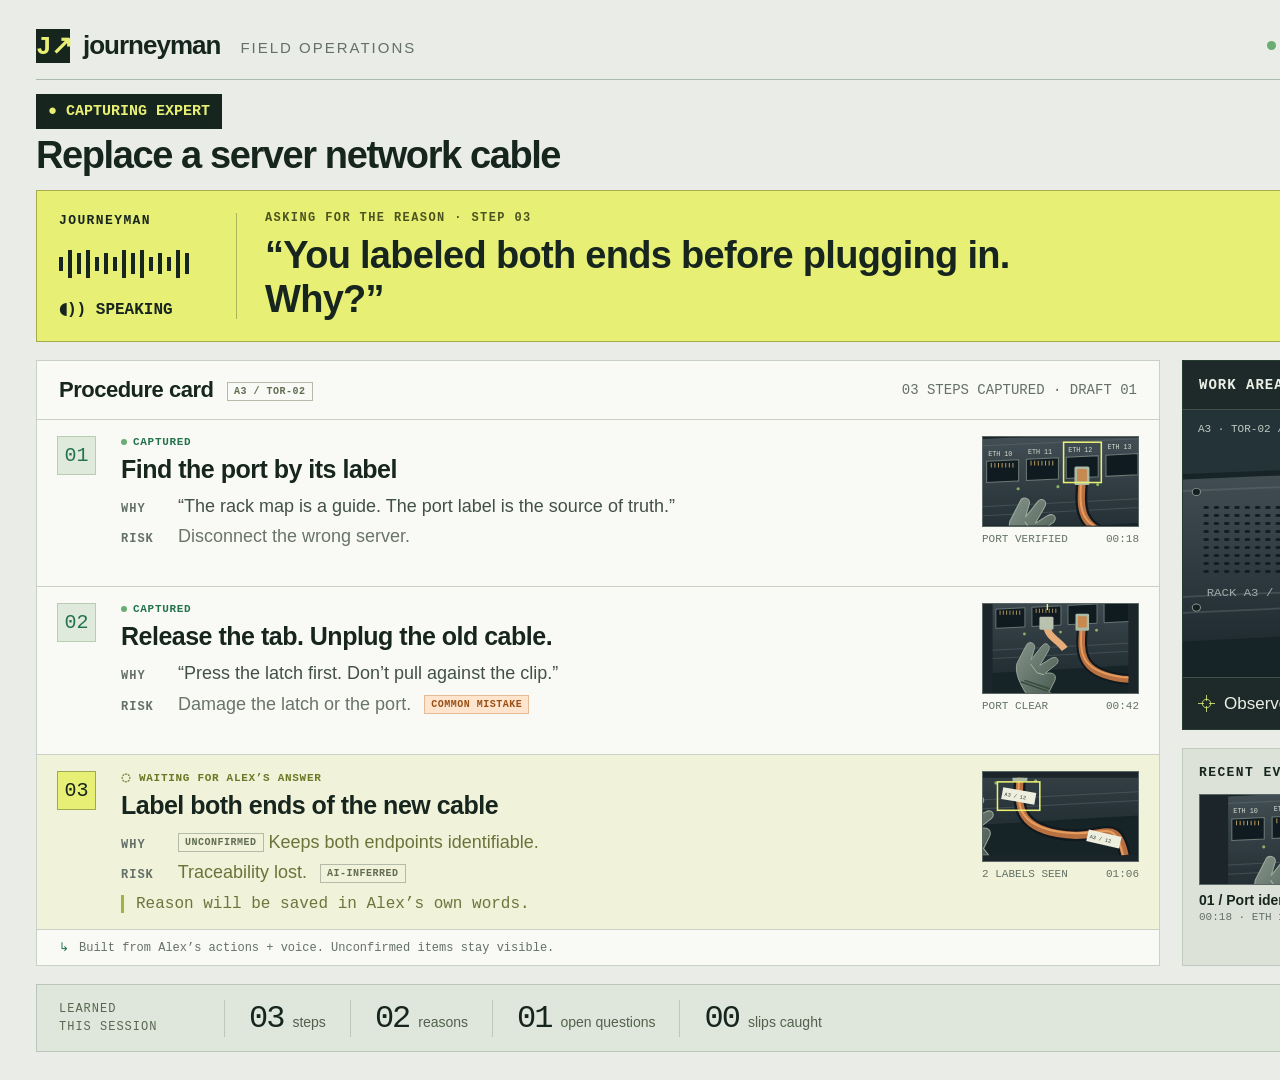
<file: docs/mockups/c-fieldops/index.html>
<!doctype html>
<html lang="en">
<head>
<meta charset="utf-8"><meta name="viewport" content="width=device-width, initial-scale=1">
<title>Journeyman — Field ops</title>
<style>
:root{--paper:#e9ece7;--card:#f9faf5;--ink:#17251f;--muted:#647069;--line:#c9d0c6;--green:#24734e;--yellow:#e8ef75;--orange:#ffb074;--mono:'Courier New',monospace}*{box-sizing:border-box}body{margin:0;background:var(--paper);color:var(--ink);font-family:Arial,Helvetica,sans-serif}svg{display:block}main{width:1920px;height:1080px;padding:28px 36px;display:grid;grid-template-rows:52px 74px 152px 1fr 68px;gap:18px}.top{display:flex;align-items:center;justify-content:space-between;border-bottom:1px solid #aeb9ae;padding-bottom:16px}.brand{display:flex;gap:13px;align-items:center;font-size:26px;font-weight:800;letter-spacing:-1px}.brandmark{background:var(--ink);color:var(--yellow);height:34px;width:34px;display:grid;place-items:center;font-family:var(--mono);font-size:26px}.wordmark span{font-weight:400;color:var(--muted);font-size:15px;letter-spacing:2px;margin-left:20px;vertical-align:middle}.local{display:flex;align-items:center;gap:10px;font-family:var(--mono);font-size:16px}.dot{display:inline-block;width:9px;height:9px;background:#69ad72;border-radius:50%;flex-shrink:0}.local .hardware{color:var(--muted);border-left:1px solid var(--line);padding-left:20px;margin-left:10px}.context{display:flex;justify-content:space-between;align-items:center}.eyebrow{font:700 14px var(--mono);letter-spacing:1.4px}.context h1{font-size:38px;letter-spacing:-1.4px;margin:5px 0 0}.mode{font:700 15px var(--mono);background:var(--ink);color:var(--yellow);padding:9px 12px;display:inline-block}.person{display:flex;gap:14px;align-items:center}.avatar{width:48px;height:48px;border:1px solid #aebbac;display:grid;place-items:center;font:20px var(--mono);background:#dce3d8}.person strong{font-size:21px;display:block;margin-top:4px}.person .eyebrow{color:var(--muted);font-size:12px}.speech{background:var(--yellow);display:grid;grid-template-columns:200px 1fr;position:relative;border:1px solid #a6ad48}.voice{border-right:1px solid #acb45a;margin:22px 0;display:flex;flex-direction:column;justify-content:space-between;padding:0 22px}.voice .eyebrow{font-size:13px}.voice-state{font:700 16px var(--mono);display:flex;align-items:center;gap:8px}.wave{height:29px;display:flex;gap:5px;align-items:center}.wave i{background:var(--ink);width:4px;height:14px}.wave i:nth-child(2n){height:28px}.wave i:nth-child(3n){height:21px}.speech-copy{padding:19px 28px;display:flex;flex-direction:column;justify-content:center}.speech-copy .eyebrow{font-size:12px;margin-bottom:9px;color:#4b541f}.speech blockquote{font-size:38px;font-weight:700;line-height:1.14;letter-spacing:-.7px;margin:0;max-width:1510px}.speech blockquote.teach-only{font-size:38px}.speech .reason-quote{font-size:26px;font-weight:500;display:block;margin-top:6px;letter-spacing:-.35px}.workspace{display:grid;grid-template-columns:1124px 1fr;gap:22px;min-height:0}.procedure{background:var(--card);border:1px solid var(--line);display:flex;flex-direction:column;min-height:0}.card-head{height:59px;flex-shrink:0;padding:0 22px;display:flex;align-items:center;justify-content:space-between;border-bottom:1px solid var(--line)}.card-head h2{font-size:22px;margin:0;letter-spacing:-.5px}.card-head .meta{font:14px var(--mono);color:var(--muted)}.steps{flex:1;display:flex;flex-direction:column}.step{display:grid;grid-template-columns:48px 1fr 157px;gap:16px;padding:16px 20px;border-bottom:1px solid var(--line);position:relative}.capture-step{flex:1}.number{width:39px;height:39px;border:1px solid #abb9a9;display:grid;place-items:center;font:20px var(--mono);background:#e8eee4}.number.done{background:#dfeadd;color:var(--green);border-color:#b9cdb4}.step h3{font-size:25px;letter-spacing:-.5px;margin:1px 0 10px}.detail{font-size:18px;line-height:1.4;margin:5px 0;color:#425047}.detail b{font-size:12px;font-family:var(--mono);letter-spacing:1px;display:inline-block;min-width:52px;color:var(--muted)}.consequence{color:#69746a}.evidence{position:relative}.thumb{height:91px;background:#1c2529;border:1px solid #5c6865;overflow:hidden}.thumb svg{width:100%;height:100%}.stamp{font:11px var(--mono);display:flex;justify-content:space-between;color:#637267;margin-top:6px}.status{font:700 11px var(--mono);letter-spacing:.7px;color:var(--green);display:flex;align-items:center;gap:6px;margin-bottom:7px}.status .dot{width:6px;height:6px}.tag{display:inline-block;border:1px solid #b4bca9;padding:3px 6px;font:700 10px var(--mono);letter-spacing:.5px;vertical-align:middle;margin-left:8px;color:#606d52}.tag.warn{background:#ffe4ce;color:#985017;border-color:#e7ba96}.pending{background:#f0f2d9}.pending .number{background:var(--yellow);border-color:#9aab53}.pending .status{color:#6b7824}.pending .detail{color:#6a743a}.open-answer{border-left:3px solid #a3b242;margin-top:10px;padding-left:12px;font:16px var(--mono);color:#6c763c}.card-foot{height:35px;display:flex;align-items:center;padding:0 22px;font:12px var(--mono);color:var(--muted);gap:10px}.card-foot span{color:var(--green)}.right{display:grid;grid-template-rows:370px 1fr;gap:18px;min-height:0}.camera{background:#1e2929;color:#eaf0e5;border:1px solid #263c31;display:flex;flex-direction:column}.camera .card-head{border-bottom:1px solid #43514b;height:49px;padding:0 16px}.camera .card-head h2{font:700 14px var(--mono);letter-spacing:1px}.live{font:12px var(--mono);display:flex;align-items:center;gap:7px;color:#b7ceaf}.camera-scene{height:267px;position:relative;overflow:hidden}.camera-scene>svg{height:100%;width:100%}.camera-overlay{position:absolute;top:13px;left:15px;font:11px var(--mono);color:#c0cac1}.mock{position:absolute;right:13px;top:13px;border:1px solid #737f7a;color:#d2d8d1;padding:4px 6px;font:10px var(--mono);background:#25332ec9}.camera-caption{flex:1;padding:11px 15px;border-top:1px solid #43514b;font-size:17px;display:flex;align-items:center;gap:9px}.camera-caption .target{font:12px var(--mono);color:#acc19f;margin-left:auto}.keyframes{background:#dce2d8;border:1px solid #c0cbbd;padding:16px}.keyframes .eyebrow{display:flex;justify-content:space-between;font-size:13px;margin-bottom:13px}.keyframes .eyebrow span{font-weight:400;color:var(--muted)}.frame-grid{display:grid;grid-template-columns:1fr 1fr 1fr;gap:11px}.frame .thumb{height:91px}.frame-title{font-size:14px;font-weight:700;margin-top:7px}.frame-time{font:11px var(--mono);color:var(--muted);margin-top:3px}.bottom{display:flex;border:1px solid #bac6b7;background:#dfe6db;align-items:center}.session{font:12px var(--mono);padding:0 22px;line-height:1.5;width:187px;letter-spacing:1px;color:#576851}.metric{display:flex;align-items:baseline;gap:9px;border-left:1px solid #bdc9b8;padding:0 24px}.metric strong{font:32px var(--mono);letter-spacing:-2px}.metric span{font-size:14px;color:#51614d}.health{margin-left:auto;text-align:right;padding:0 20px;font:12px var(--mono);color:#596b53;line-height:1.8}.health strong{color:#2c4934;font-weight:400}.teach-only{display:none}body.teach .capture-only{display:none}body.teach .teach-only{display:revert}body.teach .speech{background:#ffd2a5;border-color:#d39f6c}body.teach .voice{border-color:#d5a978}body.teach .speech-copy .eyebrow{color:#865021}body.teach .mode{color:#ffd2a5}.compact{height:81px;padding-top:12px;padding-bottom:12px;align-items:center;grid-template-columns:48px 1fr 157px}.compact h3{font-size:23px;margin:0 0 5px}.compact .status{margin:0;font-size:11px}.compact .thumb{height:49px}.compact .stamp{display:none}.current{height:217px;background:#fff0df;border-left:5px solid #d56e28;padding-left:15px}.current .number{background:#ffbd83;border-color:#ce7d3b}.current .status{color:#a44b17}.current h3{margin-bottom:6px}.current .thumb{height:103px;border-color:#c67945}.current .detail{font-size:18px;line-height:1.35}.correction{font:700 11px var(--mono);color:#9d4c17;margin-top:11px;display:flex;gap:8px;align-items:center}.correction::before{content:'!';display:grid;place-items:center;width:17px;height:17px;background:#b75c22;color:#fff}.upcoming{height:65px;align-items:center;padding:10px 20px;grid-template-columns:48px 1fr 157px;color:#6c786e}.upcoming h3{font-size:22px;margin:0}.upcoming .number{background:transparent;border-color:#c8d0c4;color:#8b958b}.upcoming .future{font:11px var(--mono);text-align:right;color:#849080}.source{font:12px var(--mono);color:#52614e;margin-top:7px}.progress{height:4px;background:#dde3d7;position:absolute;bottom:0;left:0;width:100%}.progress i{height:100%;display:block;width:40%;background:#447857}
body:not(.teach) .teach-only{display:none!important}body.teach .capture-only{display:none!important}.compact .mini-reason{font-size:14px;color:#647267;margin-top:4px}.upcoming .evidence{height:44px}.upcoming .thumb{height:44px;opacity:.62}.upcoming .future{position:absolute;bottom:3px;right:4px;background:#e9eee5;padding:2px 4px;font-size:9px;color:#52614e}.compact .thumb svg{object-fit:cover}
</style>
</head>
<body>
<svg xmlns="http://www.w3.org/2000/svg" width="0" height="0" style="position:absolute"><defs>
<linearGradient id="rack" x2="0" y2="1"><stop stop-color="#465258"/><stop offset="1" stop-color="#202c31"/></linearGradient><linearGradient id="glove" x2="1" y2="1"><stop stop-color="#859389"/><stop offset="1" stop-color="#46594f"/></linearGradient>
<pattern id="vents" width="10" height="9" patternUnits="userSpaceOnUse"><rect width="5" height="3" rx="1" fill="#0f1b20"/></pattern>
<symbol id="scene" viewBox="0 0 680 300">
<rect width="680" height="300" fill="#172427"/><path d="M0 0H680V40L0 72Z" fill="#243338"/><path d="M0 78L680 46V221L0 260Z" fill="url(#rack)"/>
<path d="M0 91L680 60M0 210L680 175M0 228L680 192" stroke="#687577" stroke-width="2" opacity=".4"/>
<rect x="16" y="104" width="107" height="79" fill="url(#vents)"/><rect x="534" y="76" width="121" height="73" fill="url(#vents)"/>
<g fill="#101b21" stroke="#6d7976" stroke-width="2"><path d="M150 115L212 112V153L150 156Z"/><path d="M227 111L289 108V149L227 152Z"/><path d="M304 107L366 104V145L304 148Z"/><path d="M381 103L443 100V141L381 144Z"/><path d="M458 99L520 96V137L458 140Z"/></g>
<g stroke="#b2965b" stroke-width="2"><path d="M159 118v9m7-9v9m7-9v9m7-9v9m7-9v9m7-9v9m7-9v9"/><path d="M236 114v9m7-9v9m7-9v9m7-9v9m7-9v9m7-9v9m7-9v9"/><path d="M313 110v9m7-9v9m7-9v9m7-9v9m7-9v9m7-9v9m7-9v9"/></g>
<g font-family="monospace" font-size="13" fill="#d3dbce"><text x="154" y="104">ETH 09</text><text x="230" y="100">ETH 10</text><text x="307" y="96">ETH 11</text><text x="385" y="92">ETH 12</text><text x="461" y="88">ETH 13</text><text x="23" y="209" font-size="12" fill="#9dacaa">RACK A3 / TOR-02</text></g>
<g fill="#8ab167"><circle cx="211" cy="168" r="3"/><circle cx="288" cy="164" r="3"/><circle cx="365" cy="160" r="3"/><circle cx="442" cy="156" r="3"/></g>
<g fill="#161f22" stroke="#85958d"><circle cx="13" cy="92" r="4"/><circle cx="663" cy="61" r="4"/><circle cx="13" cy="222" r="4"/><circle cx="663" cy="188" r="4"/></g>
<path d="M413 134C410 190 395 241 484 258S597 219 615 300" fill="none" stroke="#10191d" stroke-width="23"/><path d="M413 134C410 190 395 241 484 258S597 219 615 300" fill="none" stroke="#ba7142" stroke-width="14"/><path d="M410 134C410 190 393 237 484 254S592 219 611 300" fill="none" stroke="#e69d60" stroke-width="4"/>
<rect x="397" y="121" width="29" height="36" rx="3" fill="#acb9a5"/><rect x="402" y="126" width="19" height="24" rx="2" fill="#c78950"/>
<path d="M183 145C181 208 142 223 140 300" fill="none" stroke="#0c181c" stroke-width="23"/><path d="M183 145C181 208 142 223 140 300" fill="none" stroke="#397a80" stroke-width="14"/><path d="M179 145C177 208 138 223 136 300" fill="none" stroke="#66a8a2" stroke-width="3"/>
<rect x="169" y="131" width="28" height="31" rx="3" fill="#708d88"/>
<path d="M297 300C278 271 267 247 272 227L291 190C296 177 311 182 310 193L302 219L326 189C334 179 346 189 339 200L321 231L345 216C359 209 366 223 352 232L332 248C350 245 357 251 353 263L341 287L351 300Z" fill="url(#glove)" stroke="#9da99b" stroke-width="2"/><path d="M280 266L337 286M288 263L342 281" stroke="#35493e" stroke-width="3"/><path d="M301 228L315 247L330 251" fill="none" stroke="#a9b4a7" stroke-width="2"/>
</symbol><symbol id="teach-scene" viewBox="0 0 680 300">
<rect width="680" height="300" fill="#172427"/><path d="M0 0H680V40L0 72Z" fill="#243338"/><path d="M0 78L680 46V221L0 260Z" fill="url(#rack)"/>
<path d="M0 91L680 60M0 210L680 175M0 228L680 192" stroke="#687577" stroke-width="2" opacity=".4"/>
<rect x="16" y="104" width="107" height="79" fill="url(#vents)"/><rect x="534" y="76" width="121" height="73" fill="url(#vents)"/>
<g fill="#101b21" stroke="#6d7976" stroke-width="2"><path d="M150 115L212 112V153L150 156Z"/><path d="M227 111L289 108V149L227 152Z"/><path d="M304 107L366 104V145L304 148Z"/><path d="M381 103L443 100V141L381 144Z"/><path d="M458 99L520 96V137L458 140Z"/></g>
<g stroke="#b2965b" stroke-width="2"><path d="M159 118v9m7-9v9m7-9v9m7-9v9m7-9v9m7-9v9m7-9v9"/><path d="M236 114v9m7-9v9m7-9v9m7-9v9m7-9v9m7-9v9m7-9v9"/><path d="M313 110v9m7-9v9m7-9v9m7-9v9m7-9v9m7-9v9m7-9v9"/></g>
<g font-family="monospace" font-size="13" fill="#d3dbce"><text x="154" y="104">ETH 09</text><text x="230" y="100">ETH 10</text><text x="307" y="96">ETH 11</text><text x="385" y="92">ETH 12</text><text x="461" y="88">ETH 13</text><text x="23" y="209" font-size="12" fill="#9dacaa">RACK A3 / TOR-02</text></g>
<g fill="#8ab167"><circle cx="211" cy="168" r="3"/><circle cx="288" cy="164" r="3"/><circle cx="365" cy="160" r="3"/><circle cx="442" cy="156" r="3"/></g>
<g fill="#161f22" stroke="#85958d"><circle cx="13" cy="92" r="4"/><circle cx="663" cy="61" r="4"/><circle cx="13" cy="222" r="4"/><circle cx="663" cy="188" r="4"/></g>
<path d="M413 195C410 215 395 241 484 258S597 219 615 300" fill="none" stroke="#10191d" stroke-width="23"/><path d="M413 195C410 215 395 241 484 258S597 219 615 300" fill="none" stroke="#ba7142" stroke-width="14"/><path d="M410 195C410 215 393 237 484 254S592 219 611 300" fill="none" stroke="#e69d60" stroke-width="4"/>
<rect x="397" y="181" width="29" height="36" rx="3" fill="#acb9a5"/><rect x="402" y="186" width="19" height="24" rx="2" fill="#c78950"/>
<path d="M183 145C181 208 142 223 140 300" fill="none" stroke="#0c181c" stroke-width="23"/><path d="M183 145C181 208 142 223 140 300" fill="none" stroke="#397a80" stroke-width="14"/><path d="M179 145C177 208 138 223 136 300" fill="none" stroke="#66a8a2" stroke-width="3"/>
<rect x="169" y="131" width="28" height="31" rx="3" fill="#708d88"/>
<path d="M297 300C278 271 267 247 272 227L291 190C296 177 311 182 310 193L302 219L326 189C334 179 346 189 339 200L321 231L345 216C359 209 366 223 352 232L332 248C350 245 357 251 353 263L341 287L351 300Z" fill="url(#glove)" stroke="#9da99b" stroke-width="2"/><path d="M280 266L337 286M288 263L342 281" stroke="#35493e" stroke-width="3"/><path d="M301 228L315 247L330 251" fill="none" stroke="#a9b4a7" stroke-width="2"/>
</symbol>
<symbol id="labels" viewBox="0 0 680 300"><g transform="translate(405 183) rotate(10)"><rect x="-28" y="-10" width="65" height="23" fill="#eeeede"/><text x="-23" y="6" font-family="monospace" font-size="10" fill="#28352c">A3 / 12</text></g><g transform="translate(570 266) rotate(13)"><rect x="-28" y="-10" width="65" height="23" fill="#eeeede"/><text x="-23" y="6" font-family="monospace" font-size="10" fill="#28352c">A3 / 12</text></g></symbol>
<symbol id="port-evidence" viewBox="220 65 300 170"><use href="#scene" width="680" height="300"/><rect x="376" y="74" width="73" height="78" fill="none" stroke="#e8ef75" stroke-width="3"/></symbol>
<symbol id="unplug-evidence" viewBox="220 100 290 190"><use href="#scene" width="680" height="300"/><path d="M335 141C335 170 360 176 374 196" fill="none" stroke="#e6ad78" stroke-width="15"/><rect x="320" y="127" width="30" height="28" rx="3" fill="#b8c2ae"/><path d="M337 113V88m-7 8 7-8 7 8" stroke="#e8ef75" stroke-width="3" fill="none"/></symbol>
<symbol id="label-evidence" viewBox="340 150 300 150"><use href="#scene" width="680" height="300"/><use href="#labels" width="680" height="300"/><rect x="368" y="158" width="82" height="55" fill="none" stroke="#e8ef75" stroke-width="3"/></symbol>
<symbol id="missing-evidence" viewBox="340 140 300 160"><use href="#teach-scene" width="680" height="300"/><rect x="370" y="159" width="78" height="55" fill="none" stroke="#ffb074" stroke-width="3"/><text x="380" y="202" fill="#ffb074" font-family="monospace" font-size="28">?</text></symbol>
</defs></svg>
<main>
<header class="top"><div class="brand"><div class="brandmark">J↗</div><div class="wordmark">journeyman<span>FIELD OPERATIONS</span></div></div><div class="local"><span class="dot"></span><strong>Runs on this device · no cloud</strong><span class="hardware">NVIDIA JETSON THOR / GEMMA 4</span></div></header>
<section class="context"><div><span class="mode capture-only">● CAPTURING EXPERT</span><span class="mode teach-only">↗ TEACHING NEW HIRE</span><h1>Replace a server network cable</h1></div><div class="person"><div class="avatar capture-only">AL</div><div class="avatar teach-only">JM</div><div><div class="eyebrow capture-only">EXPERT AT WORK</div><div class="eyebrow teach-only">NEW HIRE AT WORK</div><strong class="capture-only">Alex Lee <span style="font-weight:400;color:#637267">/ Data center technician</span></strong><strong class="teach-only">Jordan Miller <span style="font-weight:400;color:#637267">/ Guided by Alex’s procedure</span></strong></div></div></section>
<section class="speech"><div class="voice"><div class="eyebrow">JOURNEYMAN</div><div class="wave"><i></i><i></i><i></i><i></i><i></i><i></i><i></i><i></i><i></i><i></i><i></i><i></i><i></i><i></i><i></i></div><div class="voice-state">◖)) SPEAKING</div></div><div class="speech-copy"><div class="eyebrow capture-only">ASKING FOR THE REASON · STEP 03</div><div class="eyebrow teach-only">SKIPPED STEP CAUGHT · PAUSE BEFORE CONNECTING</div><blockquote class="capture-only">“You labeled both ends before plugging in.<br>Why?”</blockquote><blockquote class="teach-only">“Hold on, label both ends first.<span class="reason-quote">Alex’s reason: so the next tech can trace it without pulling cables.”</span></blockquote></div></section>
<section class="workspace"><article class="procedure"><div class="card-head"><h2>Procedure card <span class="tag">A3 / TOR-02</span></h2><span class="meta capture-only">03 STEPS CAPTURED · DRAFT 01</span><span class="meta teach-only">STEP 03 / 05 · 2 VERIFIED</span></div>
<div class="steps capture-only">
<div class="step capture-step"><div class="number done">01</div><div><div class="status"><span class="dot"></span> CAPTURED</div><h3>Find the port by its label</h3><p class="detail"><b>WHY</b> “The rack map is a guide. The port label is the source of truth.”</p><p class="detail consequence"><b>RISK</b> Disconnect the wrong server.</p></div><div class="evidence"><div class="thumb"><svg viewBox="220 65 300 170"><use href="#port-evidence" x="220" y="65" width="300" height="170"/></svg></div><div class="stamp"><span>PORT VERIFIED</span><span>00:18</span></div></div></div>
<div class="step capture-step"><div class="number done">02</div><div><div class="status"><span class="dot"></span> CAPTURED</div><h3>Release the tab. Unplug the old cable.</h3><p class="detail"><b>WHY</b> “Press the latch first. Don’t pull against the clip.”</p><p class="detail consequence"><b>RISK</b> Damage the latch or the port. <span class="tag warn">COMMON MISTAKE</span></p></div><div class="evidence"><div class="thumb"><svg viewBox="220 100 290 190"><use href="#unplug-evidence" x="220" y="100" width="290" height="190"/></svg></div><div class="stamp"><span>PORT CLEAR</span><span>00:42</span></div></div></div>
<div class="step capture-step pending"><div class="number">03</div><div><div class="status">◌ WAITING FOR ALEX’S ANSWER</div><h3>Label both ends of the new cable</h3><p class="detail"><b>WHY</b> <span class="tag" style="margin-left:0">UNCONFIRMED</span> Keeps both endpoints identifiable.</p><p class="detail consequence"><b>RISK</b> Traceability lost. <span class="tag">AI-INFERRED</span></p><div class="open-answer">Reason will be saved in Alex’s own words.</div></div><div class="evidence"><div class="thumb"><svg viewBox="340 150 300 150"><use href="#label-evidence" x="340" y="150" width="300" height="150"/></svg></div><div class="stamp"><span>2 LABELS SEEN</span><span>01:06</span></div></div></div>
</div>
<div class="steps teach-only">
<div class="step compact"><div class="number done">01</div><div><h3>Find the port by its label</h3><div class="status">VERIFIED · ETH 12 / RACK A3</div><div class="mini-reason">WHY Trust the port label. · RISK Disconnecting the wrong server.</div></div><div class="evidence"><div class="thumb"><svg viewBox="220 65 300 170"><use href="#port-evidence" x="220" y="65" width="300" height="170"/></svg></div></div></div>
<div class="step compact"><div class="number done">02</div><div><h3>Release the tab. Unplug the old cable.</h3><div class="status">VERIFIED · PORT IS CLEAR</div><div class="mini-reason">WHY Release the clip first. · RISK Damage to the latch or port.</div></div><div class="evidence"><div class="thumb"><svg viewBox="220 100 290 190"><use href="#unplug-evidence" x="220" y="100" width="290" height="190"/></svg></div></div></div>
<div class="step current"><div class="number">03</div><div><div class="status">! CURRENT STEP · NOT YET VERIFIED</div><h3>Label both ends of the new cable <span class="tag warn">COMMON MISTAKE</span></h3><p class="detail"><b>WHY</b> “So the next tech can trace it without pulling cables.”</p><p class="detail consequence"><b>RISK</b> An unmarked cable turns the next repair into guesswork.</p><div class="source">↳ ALEX LEE · CAPTURED AT 01:12</div><div class="correction">REACHED FOR PORT BEFORE LABELING · WAITING FOR BOTH LABELS</div></div><div class="evidence"><div class="thumb"><svg viewBox="340 140 300 160"><use href="#missing-evidence" x="340" y="140" width="300" height="160"/></svg></div><div class="stamp"><span>LABEL MISSING</span><span>NOW</span></div></div></div>
<div class="step upcoming"><div class="number">04</div><div><h3>Connect the cable. Leave a slack loop.</h3><div class="source">WHY No tension on the port. · RISK Strain on the connector.</div></div><div class="evidence"><div class="thumb"><svg viewBox="340 160 300 140"><use href="#scene" width="680" height="300"/></svg></div><span class="future">REFERENCE · UPCOMING</span></div></div>
<div class="step upcoming"><div class="number">05</div><div><h3>Tie down the cable without pinching it</h3><div class="source">WHY Keep the route clear. · RISK A damaged cable or blocked access.</div></div><div class="evidence"><div class="thumb"><svg viewBox="400 190 250 110"><use href="#scene" width="680" height="300"/><path d="M495 248L501 270L510 267L504 246Z" fill="#cbd2bc" stroke="#303e33" stroke-width="2"/></svg></div><span class="future">REFERENCE · UPCOMING</span></div></div>
</div>
<div class="card-foot capture-only"><span>↳</span> Built from Alex’s actions + voice. Unconfirmed items stay visible.</div><div class="card-foot teach-only"><span>↳</span> Camera checks the action. Alex’s words explain the why.</div>
</article>
<aside class="right"><div class="camera"><div class="card-head"><h2>WORK AREA / BRIO 01</h2><div class="live"><span class="dot"></span>LIVE</div></div><div class="camera-scene"><svg viewBox="0 0 680 300" preserveAspectRatio="none"><use class="capture-only" href="#scene" width="680" height="300"/><use class="teach-only" href="#teach-scene" width="680" height="300"/><g class="capture-only"><use href="#labels" width="680" height="300"/><g stroke="#e8ef75" fill="none" stroke-width="2"><rect x="368" y="160" width="85" height="53"/><rect x="532" y="241" width="84" height="50"/><path d="M453 171H516V150"/></g><rect x="435" y="127" width="174" height="24" fill="#e8ef75"/><text x="445" y="143" fill="#213127" font-family="monospace" font-size="11">BOTH ENDS LABELED</text></g><g class="teach-only"><rect x="377" y="109" width="70" height="111" stroke="#ffb074" stroke-width="2" fill="#ffb074" fill-opacity=".08"/><path d="M447 170H500" stroke="#ffb074" stroke-width="2"/><rect x="499" y="153" width="157" height="30" fill="#ffb074"/><text x="510" y="172" fill="#3c2b20" font-family="monospace" font-size="12">NO LABEL DETECTED</text></g></svg><div class="camera-overlay">A3 · TOR-02 / ETH 12</div><div class="mock">ILLUSTRATED MOCK FEED</div></div><div class="camera-caption"><svg width="17" height="17" viewBox="0 0 20 20" aria-hidden="true"><circle cx="10" cy="10" r="5" fill="none" stroke="#d9e975"/><path d="M10 0v7m0 6v7M0 10h7m6 0h7" stroke="#d9e975"/></svg><span class="capture-only">Observed: labels on both cable ends</span><span class="teach-only">Observed: cable moving toward port</span><span class="target">STEP 03</span></div></div>
<div class="keyframes"><div class="eyebrow">RECENT EVIDENCE <span>ATTACHED TO STEPS ↗</span></div><div class="frame-grid"><div class="frame"><div class="thumb"><svg viewBox="220 65 300 170"><use href="#port-evidence" x="220" y="65" width="300" height="170"/></svg></div><div class="frame-title">01 / Port identified</div><div class="frame-time">00:18 · ETH 12</div></div><div class="frame"><div class="thumb"><svg viewBox="220 100 290 190"><use href="#unplug-evidence" x="220" y="100" width="290" height="190"/></svg></div><div class="frame-title">02 / Cable removed</div><div class="frame-time">00:42 · LATCH RELEASED</div></div><div class="frame"><div class="thumb"><svg class="capture-only" viewBox="340 150 300 150"><use href="#label-evidence" x="340" y="150" width="300" height="150"/></svg><svg class="teach-only" viewBox="340 140 300 160"><use href="#missing-evidence" x="340" y="140" width="300" height="160"/></svg></div><div class="frame-title capture-only">03 / Both ends labeled</div><div class="frame-title teach-only">03 / Missing labels</div><div class="frame-time capture-only">01:06 · REASON REQUESTED</div><div class="frame-time teach-only">01:06 · SLIP CAUGHT</div></div></div></div></aside></section>
<footer class="bottom"><div class="session">LEARNED<br>THIS SESSION</div><div class="metric"><strong class="capture-only">03</strong><strong class="teach-only">05</strong><span>steps</span></div><div class="metric"><strong class="capture-only">02</strong><strong class="teach-only">05</strong><span>reasons</span></div><div class="metric"><strong class="capture-only">01</strong><strong class="teach-only">00</strong><span>open questions</span></div><div class="metric"><strong class="capture-only">00</strong><strong class="teach-only">01</strong><span>slips caught</span></div><div class="health"><strong>● Camera live &nbsp; · &nbsp; Audio live &nbsp; · &nbsp; 284 ms</strong><br>LOCAL INFERENCE · AUDIO + VISION · NOTHING LEAVES THIS DEVICE</div></footer>
</main>
<script>if(location.hash==='#teach'||new URLSearchParams(location.search).has('teach'))document.body.classList.add('teach');</script>
</body></html>
</file>
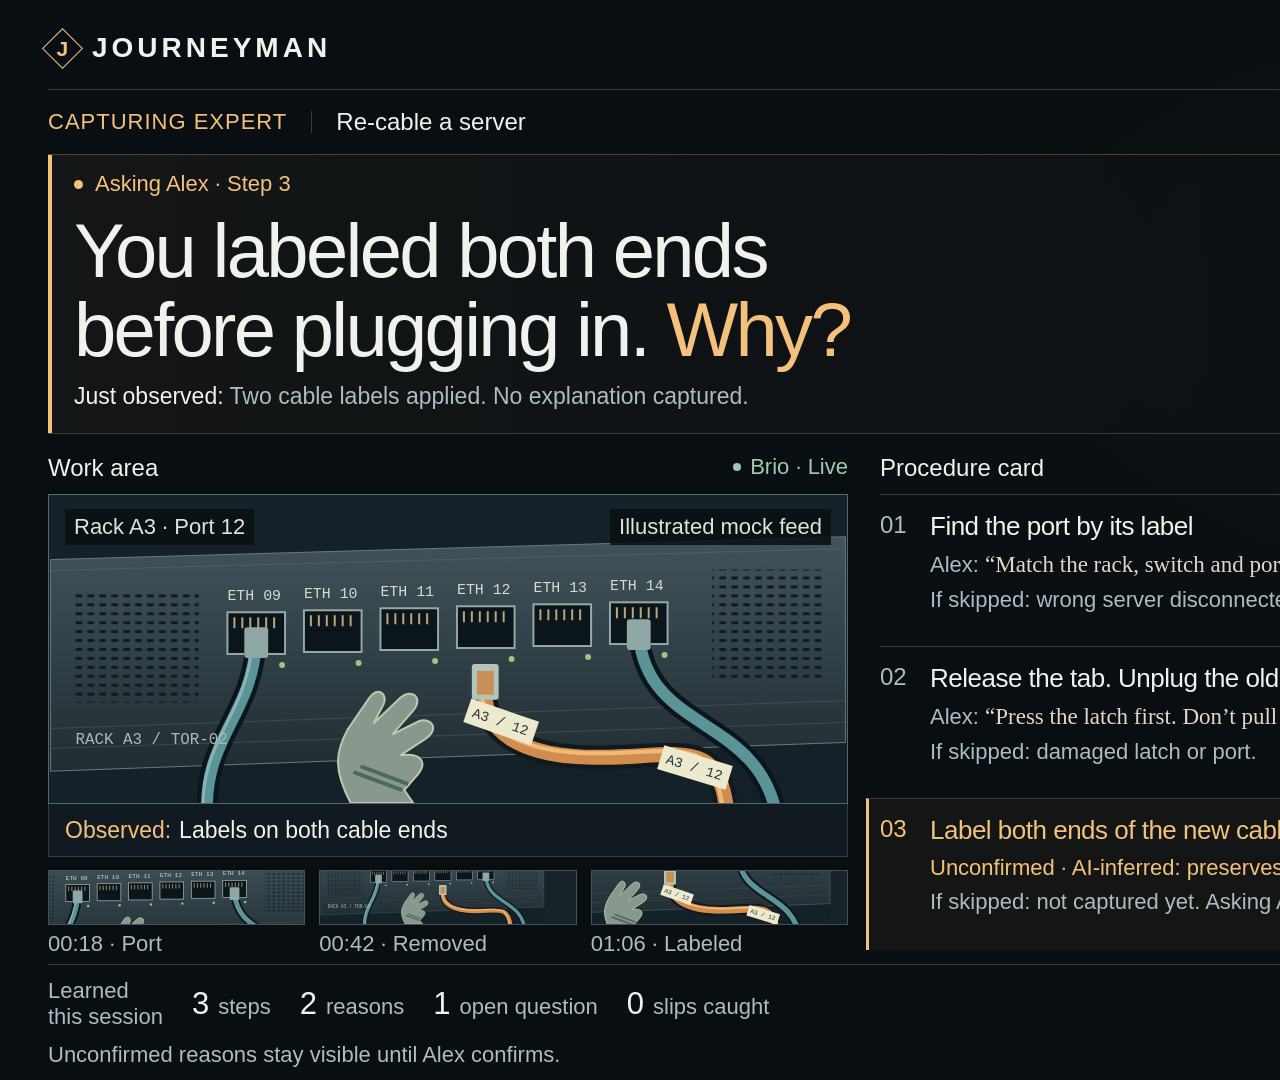
<file: docs/mockups/r2-1-darkbridge/index.html>
<!doctype html>
<html lang="en"><head><meta charset="utf-8"><meta name="viewport" content="width=device-width,initial-scale=1"><title>Journeyman · Dark bridge</title>
<style>
:root{--bg:#090e12;--panel:#111a20;--text:#eff2ed;--muted:#aebbc0;--line:#304047;--accent:#f4c17c;--wash:#f4c17c0b;--good:#a2c8b3}*{box-sizing:border-box}body{margin:0;background:var(--bg);color:var(--text);font-family:Arial,Helvetica,sans-serif}main{width:1920px;height:1080px;padding:32px 48px;overflow:hidden;background:radial-gradient(ellipse at 90% 28%,#f4c17c06,transparent 45%)}header{height:58px;display:flex;justify-content:space-between;align-items:flex-start;border-bottom:1px solid var(--line)}.brand{display:flex;align-items:center;gap:15px;font-size:28px;font-weight:600;letter-spacing:4px}.mark{width:29px;height:29px;border:1px solid var(--accent);transform:rotate(45deg);display:grid;place-items:center;color:var(--accent)}.mark span{transform:rotate(-45deg);font-size:21px;letter-spacing:0}.device{font-size:22px;border:1px solid #536458;padding:8px 16px;margin-top:-6px;color:#d6e5d9;display:flex;align-items:center;gap:12px}.chip{width:18px;height:18px;border:1px solid var(--good);box-shadow:inset 0 0 0 4px var(--bg),inset 0 0 0 5px var(--good)}.context{height:64px;display:flex;align-items:center;justify-content:space-between;font-size:24px}.mode{color:var(--accent);font-size:22px;letter-spacing:1px}.context-left{display:flex;gap:24px;align-items:center}.separator{height:22px;width:1px;background:var(--line)}.worker{color:var(--muted);font-size:22px}.worker b{color:var(--text);font-weight:400}.hero{height:280px;display:flex;border-top:1px solid #f4c17c44;border-bottom:1px solid var(--line);background:linear-gradient(90deg,var(--wash),transparent 75%);position:relative}.hero:before{content:'';position:absolute;top:0;left:0;width:4px;height:100%;background:var(--accent)}.speech{padding:16px 26px;width:1510px}.intent{font-size:22px;color:var(--accent);display:flex;gap:12px;align-items:center}.intent:before{content:'';width:9px;height:9px;border-radius:50%;background:var(--accent)}h1{font-size:76px;line-height:1.04;letter-spacing:-2.7px;font-weight:400;margin:14px 0 13px}h1 em{font-style:normal;color:var(--accent)}.observed{font-size:23px;color:var(--muted);margin-top:14px}.observed b{color:var(--text);font-weight:400}.expert{font:27px Georgia,'Times New Roman',serif;color:#e9daca;margin-top:9px}.expert span{font:22px Arial,sans-serif;color:var(--muted);margin-right:8px}.voice{width:290px;text-align:center;position:relative;display:flex;flex-direction:column;justify-content:center;align-items:center;color:var(--accent)}.voice svg{width:178px;height:178px;filter:drop-shadow(0 0 16px #f4c17c24)}.voice-state{font-size:24px;letter-spacing:2px;margin-top:3px}.voice-note{font-size:22px;color:var(--muted);margin-top:8px}.orb-ring{transform-origin:110px 110px;animation:breathe 4s ease-in-out infinite alternate}@keyframes breathe{to{transform:scale(.94);opacity:.6}}.workspace{height:516px;display:grid;grid-template-columns:800px 1fr;gap:32px;padding-top:20px}.section-title{height:40px;display:flex;align-items:flex-start;justify-content:space-between;font-size:24px}.section-title span{font-size:22px;color:var(--muted)}.live{color:var(--good)!important;display:flex;gap:9px;align-items:center}.live:before{content:'';width:8px;height:8px;background:var(--good);border-radius:50%}.camera{height:310px;border:1px solid #58676c;position:relative;overflow:hidden;background:#18232a}.camera svg{width:100%;height:100%;display:block}.camera-top{position:absolute;top:14px;left:16px;right:16px;display:flex;justify-content:space-between;font-size:22px;color:#dce3df}.camera-top span{background:#091014df;padding:5px 9px}.camera-caption{height:53px;display:flex;align-items:center;font-size:23px;background:var(--panel);border:1px solid var(--line);border-top:0;padding:0 16px}.camera-caption b{font-weight:400;color:var(--accent);margin-right:8px}.frames{display:flex;gap:14px;margin-top:13px}.frame{width:calc((100% - 28px)/3)}.frame svg{width:100%;height:55px;background:#182329;border:1px solid #435159;display:block}.frame-label{font-size:22px;color:var(--muted);margin-top:6px}.steps{height:456px}.step{display:grid;grid-template-columns:38px 1fr 126px;gap:12px;border-top:1px solid var(--line);height:152px;padding:16px 14px 12px 0}.number{font-size:24px;color:var(--muted);font-variant-numeric:tabular-nums}.step h2{font-size:26px;font-weight:400;letter-spacing:-.5px;margin:0 0 9px}.reason{font:23px Georgia,'Times New Roman',serif;line-height:1.2;color:#e2d7c8}.reason .label{font:22px Arial,sans-serif;color:var(--muted)}.risk{font-size:22px;color:var(--muted);margin-top:8px}.tag{display:inline-block;font:22px Arial,sans-serif;color:var(--accent)}.active{background:var(--wash);border-left:3px solid var(--accent);padding-left:11px;margin-left:-14px}.active .number,.active h2{color:var(--accent)}.thumb{width:126px;height:79px;border:1px solid #526168;background:#152027}.thumb svg{width:100%;height:100%}.evidence-caption{white-space:nowrap;font-size:22px;color:var(--muted);margin-top:5px}.pending-reason{font:22px Arial,sans-serif;color:var(--accent)}.teach{--accent:#ffa18c;--wash:#ffa18c0c}.teach .hero{border-top-color:#ffa18c55}.teach h1{font-size:70px;margin:9px 0 7px;line-height:1.02}.teach .observed{margin-top:8px}.teach .step{height:76px;padding-top:10px;padding-bottom:7px;align-items:start}.teach .step h2{font-size:25px;margin-bottom:5px}.teach .step .detail{font-size:22px;color:var(--muted);white-space:nowrap;letter-spacing:-.35px}.teach .thumb{height:53px}.teach .evidence-caption{display:none}.teach .step.active{height:152px;padding-top:13px;padding-bottom:12px}.teach .step.active .thumb{height:86px}.teach .step.active .evidence-caption{display:block}.teach .step.active h2{margin-bottom:10px}.teach .step.active .reason{font-size:24px}.teach .step.active .risk{margin-top:9px}.teach .step.done .number{color:var(--good)}.teach .step.upcoming .number{color:var(--muted)}.session{height:78px;display:flex;align-items:center;justify-content:space-between;border-top:1px solid var(--line);margin-top:14px;font-size:22px}.counters{display:flex;align-items:center;gap:29px}.session-label{color:var(--muted);line-height:1.15}.counter{display:flex;gap:9px;align-items:baseline;color:var(--muted)}.counter b{font-size:31px;color:var(--text);font-weight:400}.hardware{color:var(--muted);font-size:22px}footer{display:flex;justify-content:space-between;font-size:22px;color:var(--muted);height:20px}.health{display:flex;gap:24px}.health span:first-child{color:var(--good)}.neutral{--accent:#e3ece8;--wash:#e3ece809}@media(prefers-reduced-motion:reduce){.orb-ring{animation:none}}
</style></head><body><main id="screen">
<header><div class="brand"><div class="mark"><span>J</span></div>JOURNEYMAN</div><div class="device"><i class="chip"></i>Runs on this device · no cloud</div></header>
<div class="context"><div class="context-left"><span class="mode" id="mode">CAPTURING EXPERT</span><i class="separator"></i><span>Re-cable a server</span></div><div class="worker" id="worker">Learning from <b>Alex Morgan</b> · Senior technician</div></div>
<section class="hero"><div class="speech"><div class="intent" id="intent">Asking Alex · Step 3</div><h1 id="spoken">You labeled both ends<br>before plugging in. <em>Why?</em></h1><div class="expert" id="expert" hidden></div><div class="observed" id="observed"><b>Just observed:</b> Two cable labels applied. No explanation captured.</div></div><div class="voice"><svg viewBox="0 0 220 220" fill="none" aria-label="Breathing voice orb"><defs><radialGradient id="glow"><stop stop-color="currentColor" stop-opacity=".16"/><stop offset="1" stop-color="currentColor" stop-opacity="0"/></radialGradient></defs><circle cx="110" cy="110" r="104" fill="url(#glow)"/><circle cx="110" cy="110" r="99" stroke="currentColor" stroke-opacity=".3" stroke-dasharray="1 8"/><g class="orb-ring" stroke="currentColor"><circle cx="110" cy="110" r="82" stroke-opacity=".3"/><ellipse cx="110" cy="110" rx="72" ry="66" transform="rotate(-35 110 110)" stroke-opacity=".9"/><ellipse cx="110" cy="110" rx="70" ry="48" transform="rotate(45 110 110)" stroke-opacity=".35"/><ellipse cx="110" cy="110" rx="43" ry="74" transform="rotate(40 110 110)" stroke-opacity=".4"/></g><path d="M48 110h17l5-10 6 24 8-43 8 62 9-82 9 99 9-72 8 45 8-60 8 65 8-43 7 25 7-10h15" stroke="currentColor" stroke-width="2.5" stroke-linejoin="round"/><path d="M110 0v9m0 202v9M0 110h9m202 0h9" stroke="currentColor"/><circle cx="172" cy="55" r="4" fill="currentColor"/></svg><div class="voice-state" id="voice-state">SPEAKING</div><div class="voice-note">Journeyman has the floor</div></div></section>
<div class="workspace"><section><div class="section-title">Work area <span class="live">Brio · Live</span></div><div class="camera"><div id="camera-art" style="height:100%"></div><div class="camera-top"><span>Rack A3 · Port 12</span><span>Illustrated mock feed</span></div></div><div class="camera-caption"><b>Observed:</b><span id="camera-caption">Labels on both cable ends</span></div><div class="frames" id="frames"></div></section><section><div class="section-title">Procedure card <span id="progress">3 steps captured</span></div><div class="steps" id="steps"></div></section></div>
<div class="session"><div class="counters"><span class="session-label">Learned<br>this session</span><div class="counter"><b id="steps-count">3</b> steps</div><div class="counter"><b id="reasons-count">2</b> reasons</div><div class="counter"><b id="questions-count">1</b> open question</div><div class="counter"><b id="slips-count">0</b> slips caught</div></div><div class="hardware">Gemma 4 · NVIDIA Jetson Thor</div></div><footer><span id="footer-note">Unconfirmed reasons stay visible until Alex confirms.</span><div class="health"><span>● Camera live</span><span>Voice latency 240 ms</span></div></footer>
</main><script>
const teach=location.hash==='#teach'||location.hash==='#instruct'||new URLSearchParams(location.search).has('teach');
const el=id=>document.getElementById(id);const set=(id,text)=>el(id).textContent=text;
// Each saved frame is a self-contained, offline SVG stand-in for a frame_id JPEG.
function scene(stage=3,missing=false){const id='s'+Math.random().toString(36).slice(2);return `<svg xmlns="http://www.w3.org/2000/svg" viewBox="0 0 800 310" role="img" aria-label="Mock server panel, port 12 and ${missing?'unlabeled':'labeled'} orange network cable"><defs><linearGradient id="${id}" x2="0" y2="1"><stop stop-color="#43525a"/><stop offset="1" stop-color="#202d33"/></linearGradient><pattern id="${id}v" width="12" height="9" patternUnits="userSpaceOnUse"><rect x="1" y="1" width="7" height="3" rx="1" fill="#101b20"/></pattern></defs><rect width="800" height="310" fill="#152128"/><path d="M0 65L800 42V249L0 278Z" fill="url(#${id})" stroke="#6b7a7c"/><path d="M0 76L800 54M0 235L800 207M0 255L800 229" stroke="#758184" stroke-opacity=".3"/><rect x="24" y="96" width="125" height="113" fill="url(#${id}v)"/><rect x="666" y="75" width="110" height="110" fill="url(#${id}v)"/>${Array.from({length:6},(_,i)=>`<g transform="translate(${178+i*77} ${118-i*2})"><text x="0" y="-12" font-size="15" font-family="monospace" fill="#d3dbd2">ETH ${String(9+i).padStart(2,'0')}</text><rect width="58" height="42" fill="#0b161c" stroke="#97a7a7" stroke-width="2"/><path d="M7 5v11m8-11v11m8-11v11m8-11v11m8-11v11m8-11v11" stroke="#bea578" stroke-width="2"/><circle cx="55" cy="53" r="3" fill="#a8c182"/></g>`).join('')}<path d="M207 148C202 226 151 245 158 330M592 140C600 242 717 220 732 330" fill="none" stroke="#0a161c" stroke-width="21"/><path d="M207 148C202 226 151 245 158 330M592 140C600 242 717 220 732 330" fill="none" stroke="#5a9398" stroke-width="12"/><path d="M203 148C198 226 147 245 154 330" fill="none" stroke="#89b4b3" stroke-width="3"/><g fill="#8fa8a5"><rect x="195" y="133" width="24" height="31" rx="3"/><rect x="580" y="125" width="24" height="31" rx="3"/></g>${stage>1?`<path d="M438 ${missing?181:stage>=4?134:195}C433 237 473 265 555 264S673 244 681 321" fill="none" stroke="#10191b" stroke-width="24"/><path d="M438 ${missing?181:stage>=4?134:195}C433 237 473 265 555 264S673 244 681 321" fill="none" stroke="#d28c50" stroke-width="15"/><path d="M435 ${missing?181:stage>=4?134:195}C430 234 473 261 555 260S669 241 677 321" fill="none" stroke="#f0ba77" stroke-width="4"/><rect x="424" y="${missing?155:stage>=4?108:170}" width="27" height="36" rx="3" fill="#b1c5bd"/><rect x="429" y="${missing?162:stage>=4?115:177}" width="17" height="24" fill="#c69056"/>`:''}${stage>=3&&!missing?`<g transform="translate(448 226) rotate(19)"><rect x="-30" y="-12" width="72" height="25" fill="#ede9cf"/><text x="-24" y="5" fill="#24372f" font-family="monospace" font-size="14">A3 / 12</text></g><g transform="translate(643 272) rotate(17)"><rect x="-30" y="-12" width="72" height="25" fill="#ede9cf"/><text x="-24" y="5" fill="#24372f" font-family="monospace" font-size="14">A3 / 12</text></g>`:''}<path d="M302 310C285 277 286 260 299 236L321 204C329 192 340 200 335 211L325 230L352 204C363 194 376 204 365 217L344 241L370 228C383 223 392 235 378 245L352 262C373 259 380 269 369 282L356 297L365 310Z" fill="#89988c" stroke="#c1c6ad" stroke-width="2"/><path d="M305 279L354 297M312 273L360 291" stroke="#4f675e" stroke-width="4"/>${stage===5?'<path d="M547 249L552 279L565 278L560 248Z" fill="#bdc5ab" stroke="#243b30" stroke-width="2"/>':''}<text x="25" y="251" fill="#a9b9b7" font-size="16" font-family="monospace">RACK A3 / TOR-02</text></svg>`;}
function evidence(n,missing=false){return scene(n,missing).replace('viewBox="0 0 800 310"',`viewBox="${n===1?'380 85 140 130':n===2?'360 120 190 190':n===3?'400 175 300 120':n===4?'370 90 340 220':'490 220 170 90'}"`);}
const steps=[{n:1,title:'Find the port by its label',why:'“Match the rack, switch and port. Never guess.”',risk:'If skipped: wrong server disconnected.',compact:'Alex: “Trust the port label.” · Risk: wrong server.',frame_id:'00:18'}, {n:2,title:'Release the tab. Unplug the old cable.',why:'“Press the latch first. Don’t pull against the clip.”',risk:'If skipped: damaged latch or port.',compact:'Alex: “Release the clip first.” · Risk: damaged port.',frame_id:'00:42'}, {n:3,title:'Label both ends of the new cable',why:'“So the next tech can trace it without pulling cables.”',risk:'If skipped: tracing disturbs live cables.',frame_id:'01:06'}, {n:4,title:'Plug in. Leave a slack loop.',compact:'Alex: “Leave room to work.” · Risk: port strain.',frame_id:'01:28'}, {n:5,title:'Tie down without pinching the cable.',compact:'Alex: “Keep the route clear.” · Risk: blocked airflow.',frame_id:'01:43'}];
if(teach){el('screen').classList.add('teach');set('mode','TEACHING NEW HIRE');el('worker').innerHTML='Guiding <b>Sam Chen</b> · Alex’s procedure';set('intent','Correcting · Skipped step caught');el('spoken').innerHTML='Hold on.<br><em>Label both ends first.</em>';el('expert').hidden=false;el('expert').innerHTML='<span>Alex’s reason:</span> “So the next tech can trace it without pulling cables.”';el('observed').innerHTML='<b>Just observed:</b> Cable approaching port. Labeling step not done.';set('camera-caption','Unlabeled cable approaching port 12');set('progress','Step 3 of 5 · 2 done');set('steps-count','5');set('reasons-count','5');set('questions-count','0');set('slips-count','1');set('footer-note','Current step: waiting for labels on both ends.');}
el('camera-art').innerHTML=scene(3,teach);
el('steps').innerHTML=steps.slice(0,teach?5:3).map(s=>{const active=s.n===3;const compact=teach&&!active;return `<article class="step ${active?'active':teach?s.n<3?'done':'upcoming':''}"><div class="number">${teach&&s.n<3?'✓':String(s.n).padStart(2,'0')}</div><div><h2>${s.title}${teach&&s.n>3?` <span style="font-size:22px;color:var(--muted)">· ${s.n===4?'Next':'Later'}</span>`:''}</h2>${compact?`<div class="detail">${s.compact}</div>`:active&&!teach?'<div class="reason pending-reason">Unconfirmed · AI-inferred: preserves traceability.</div><div class="risk">If skipped: not captured yet. Asking Alex.</div>':`<div class="reason"><span class="label">Alex: </span>${s.why}</div><div class="risk">${s.risk}${active?' <span class="tag">· Common mistake</span>':''}</div>`}</div><div><div class="thumb">${evidence(s.n)}</div><div class="evidence-caption">${s.frame_id}</div></div></article>`}).join('');
el('frames').innerHTML=[1,2,3].map((n,i)=>`<div class="frame">${evidence(n,teach&&n===3)}<div class="frame-label">${['00:18 · Port','00:42 · Removed',teach?'Now · Label missing':'01:06 · Labeled'][i]}</div></div>`).join('');
// Optional state inspection: ?voice=listening|hearing|thinking|speaking; #instruct is neutral.
const voice=new URLSearchParams(location.search).get('voice');const voices={listening:['LISTENING','Your turn to speak'],hearing:['HEARING YOU','Receiving your voice'],thinking:['THINKING','Reviewing voice + camera'],speaking:['SPEAKING','Journeyman has the floor']};if(voices[voice]){set('voice-state',voices[voice][0]);document.querySelector('.voice-note').textContent=voices[voice][1];}if(location.hash==='#instruct'){el('screen').classList.add('teach','neutral');set('intent','Instructing · Step 3');el('spoken').innerHTML='Label both ends<br>before plugging in.';}
</script></body></html>
</file>
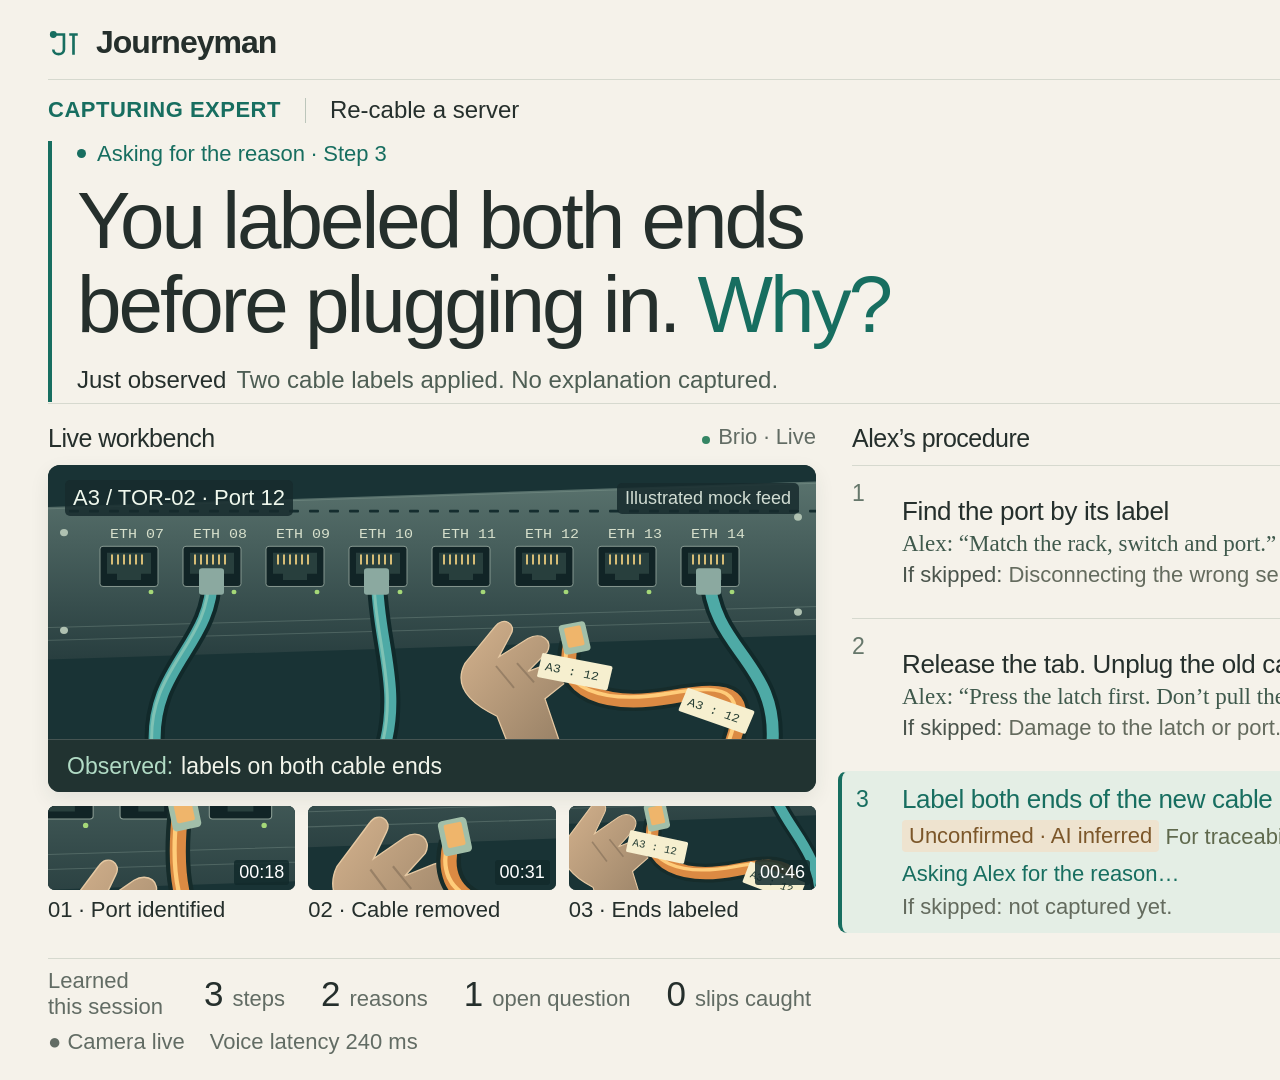
<file: docs/mockups/r2-2-calmlight/index.html>
<!doctype html>
<html lang="en"><head><meta charset="utf-8"><meta name="viewport" content="width=device-width,initial-scale=1"><title>Journeyman · Calm light · Round 2</title>
<style>
:root{--paper:#f5f2ea;--ink:#252f2c;--muted:#626c64;--line:#d6d9cf;--accent:#176e60;--tint:#e4eee5;--warm:#a64b28}*{box-sizing:border-box}body{margin:0;background:var(--paper);font-family:Arial,Helvetica,sans-serif;color:var(--ink);-webkit-font-smoothing:antialiased}main{width:1920px;height:1080px;padding:24px 48px;overflow:hidden}.top{height:56px;border-bottom:1px solid var(--line);display:flex;align-items:flex-start;justify-content:space-between}.brand{font-size:32px;font-weight:700;letter-spacing:-1px;display:flex;align-items:center;gap:14px}.brand svg{width:34px;height:34px;color:var(--accent)}.device{font-size:22px;display:flex;gap:12px;align-items:center;color:#365248;padding-top:6px}.device svg{width:25px;height:25px}.context{height:60px;display:flex;justify-content:space-between;align-items:center;font-size:24px}.context-left{display:flex;gap:24px;align-items:center}.mode{font-size:22px;font-weight:700;letter-spacing:.5px;color:var(--accent)}.context-left>i{height:25px;width:1px;background:#bcc6bb}.worker{color:var(--muted);font-size:23px}.worker b{color:var(--ink);font-weight:500}.hero{height:264px;display:flex;align-items:center;justify-content:space-between;position:relative;border-bottom:1px solid var(--line);margin-bottom:20px}.speech{padding:0 0 7px 25px;border-left:4px solid var(--accent);width:1465px}.intent{font-size:22px;color:var(--accent);margin-bottom:12px;display:flex;align-items:center;gap:11px}.intent:before{content:'';width:9px;height:9px;border-radius:50%;background:var(--accent)}h1{font-size:80px;line-height:1.06;letter-spacing:-3px;font-weight:400;margin:0 0 16px}h1 em{font-style:normal;color:var(--accent)}.observed{font-size:24px;line-height:1.3;color:#4e5e54;margin:0}.observed b{font-weight:500;color:var(--ink);margin-right:10px}.expert-line{font-family:Georgia,'Times New Roman',serif;font-size:33px;line-height:1.2;margin:0 0 15px;color:#5d432f}.voice{width:310px;align-self:center;text-align:center;position:relative;margin-top:-13px}.voice svg{width:238px;height:238px;display:block;margin:-20px auto -7px;overflow:visible}.voice strong{font-size:24px;font-weight:500;letter-spacing:2px;color:var(--accent)}.voice p{font-size:22px;line-height:1.3;margin:7px -10px 0;color:var(--muted)}.halo{animation:breathe 3.5s ease-in-out infinite alternate;transform-origin:130px 130px}.orbit{animation:turn 25s linear infinite;transform-origin:130px 130px}.wave{animation:breathe 1.5s ease-in-out infinite alternate;transform-origin:130px 130px}@keyframes breathe{to{transform:scale(1.055);opacity:.76}}@keyframes turn{to{transform:rotate(360deg)}}.workspace{display:grid;grid-template-columns:768px 1fr;gap:36px;height:520px}.section-head{height:41px;display:flex;align-items:flex-start;justify-content:space-between;font-size:23px}.section-head h2{font-size:25px;letter-spacing:-.5px;font-weight:500;margin:0}.section-head span{color:var(--muted);font-size:22px}.camera{height:327px;border-radius:12px;background:#263c3c;overflow:hidden;position:relative;box-shadow:0 7px 20px #273b3215}#live-scene{height:274px}#live-scene>svg{width:100%;height:100%;display:block}.camera-top{position:absolute;top:15px;left:17px;right:17px;display:flex;align-items:center;justify-content:space-between;color:#eff7ec;font-size:22px}.camera-top span{background:#172b2dd9;border-radius:5px;padding:5px 8px}.camera-top .mock{font-size:18px;color:#d1dcd3}.live-dot{display:inline-block;width:8px;height:8px;background:#b7f594;border-radius:50%;margin-right:8px;box-shadow:0 0 10px #a9fb98}.camera-caption{height:53px;display:flex;align-items:center;padding:0 19px;color:#f2f5eb;font-size:23px;background:#213331;border-top:1px solid #ffffff29}.camera-caption b{font-weight:400;color:#b1dbc5;margin-right:8px}.frames{display:flex;gap:13px;margin-top:14px}.frame{width:calc((100% - 26px)/3)}.frame-art{height:84px;background:#203635;overflow:hidden;border-radius:7px;position:relative}.frame-art svg{width:100%;height:100%;display:block}.frame-art time{position:absolute;right:6px;bottom:5px;color:#fff;background:#122b2cdb;padding:2px 5px;border-radius:3px;font-size:18px}.frame label{font-size:22px;display:block;margin-top:7px;white-space:nowrap}.procedure{min-width:0}.steps{margin:0;padding:0;list-style:none}.step{display:grid;grid-template-columns:38px minmax(0,1fr) 134px;column-gap:12px;border-top:1px solid var(--line);position:relative;padding:13px 12px 13px 0;align-items:center}.number{font-size:23px;color:#66776b;align-self:start;padding-top:1px;font-variant-numeric:tabular-nums}.step h3{font-size:26px;font-weight:500;letter-spacing:-.35px;line-height:1.1;margin:0 0 6px}.reason{font-family:Georgia,'Times New Roman',serif;font-size:23px;line-height:1.14;color:#3f594c;margin:0 0 5px}.risk{font-size:22px;line-height:1.12;color:#646b5e;margin:0}.risk b{font-weight:400;color:#4b554d}.step-thumb{height:83px;overflow:hidden;border-radius:6px;background:#233c3a;position:relative}.step-thumb svg{width:100%;height:100%;display:block}.step-thumb span{position:absolute;bottom:3px;left:0;right:0;text-align:center;font-size:22px;color:#fff;background:#163534bf;padding:2px}.capture .step{min-height:153px}.active{background:var(--tint);border-radius:9px;border-top-color:transparent;padding-left:14px;margin-left:-14px;border-left:4px solid var(--accent);grid-template-columns:34px minmax(0,1fr) 134px}.active .number,.active h3{color:var(--accent)}.pending{color:var(--accent);font-size:22px;margin:9px 0 8px}.inferred{font-size:22px;color:#5f694d;margin:0 0 7px;line-height:1.2}.tag{font-family:Arial,Helvetica,sans-serif;font-size:22px;display:inline-block;color:#7c572a;background:#eee3cf;border-radius:4px;padding:3px 7px;vertical-align:1px}.small-note{display:none;font-size:22px;color:var(--muted);padding-top:12px}.teach{--accent:#a64b28;--tint:#f7e6d7}.teach .hero h1{font-size:78px;line-height:1.08;letter-spacing:-2.5px;margin-bottom:12px}.teach .step{padding-top:6px;padding-bottom:6px;height:94px}.teach .step h3{font-size:25px;margin-bottom:4px}.teach .step .reason{font-size:22px;line-height:1.05;margin-bottom:3px}.teach .step .risk{font-size:22px;line-height:1.05}.teach .step-thumb{height:70px}.teach .step.active{height:102px;padding-top:10px;padding-bottom:10px}.teach .step.active h3{display:flex;align-items:center;gap:11px}.teach .step.active .tag{font-size:22px;white-space:nowrap;color:#8e3f21;background:#f0cfb7}.teach .step.active .reason{font-size:23px}.teach .number small{display:block;font-size:22px;line-height:1;color:#256e58;margin-top:3px}.teach .upcoming .number{color:#687269}.teach .small-note{display:none}.bottom{height:70px;display:flex;align-items:center;gap:36px;border-top:1px solid var(--line);margin-top:14px}.session-label{font-size:22px;line-height:1.18;color:var(--muted);margin-right:5px}.counter{display:flex;gap:10px;align-items:baseline}.counter strong{font-size:35px;font-weight:400;letter-spacing:-1px}.counter span{font-size:22px;color:var(--muted)}.session-status{margin-left:auto;color:var(--accent);font-size:22px}footer{height:28px;display:flex;align-items:center;justify-content:space-between;font-size:22px;color:var(--muted)}.health{display:flex;gap:25px}.teach-only{display:none}.teach .teach-only{display:block}.teach .capture-only{display:none}@media(prefers-reduced-motion:reduce){.halo,.orbit,.wave{animation:none}}
</style></head>
<body><main>
<header class="top"><div class="brand"><svg viewBox="0 0 32 32" fill="none" stroke="currentColor" stroke-width="2.5"><path d="M5 8h10v14c0 6-10 6-10 0M20 8h8M24 8v19"/><circle cx="5" cy="8" r="2" fill="currentColor"/></svg>Journeyman</div><div class="device"><svg viewBox="0 0 24 24" fill="none" stroke="currentColor"><rect x="5" y="5" width="14" height="14" rx="3"/><rect x="9" y="9" width="6" height="6"/><path d="M8 1v4m8-4v4M8 19v4m8-4v4M1 8h4m-4 8h4M19 8h4m-4 8h4"/></svg>Runs on this device · no cloud</div></header>
<div class="context"><div class="context-left"><span class="mode" id="mode">CAPTURING EXPERT</span><i></i><span>Re-cable a server</span></div><div class="worker" id="worker">Learning from <b>Alex Morgan</b> · Senior technician</div></div>
<section class="hero"><div class="speech"><div class="intent" id="intent">Asking for the reason · Step 3</div><h1 id="spoken">You labeled both ends<br>before plugging in. <em>Why?</em></h1><p class="expert-line teach-only">Alex’s reason: “So the next tech can trace it without pulling cables.”</p><p class="observed"><b>Just observed</b><span id="reasoning">Two cable labels applied. No explanation captured.</span></p></div><div class="voice"><svg viewBox="0 0 260 260" fill="none" aria-label="Breathing voice orb"><defs><radialGradient id="glow"><stop stop-color="#d6b85c" stop-opacity=".4"/><stop offset=".55" stop-color="#75b5a3" stop-opacity=".18"/><stop offset="1" stop-color="#75b5a3" stop-opacity="0"/></radialGradient><radialGradient id="core" cx="35%" cy="25%" r="80%"><stop stop-color="#d4e4ad"/><stop offset=".3" stop-color="#6fb9a4"/><stop offset=".7" stop-color="#207a70"/><stop offset="1" stop-color="#16534e"/></radialGradient><linearGradient id="rim"><stop stop-color="#d3b45e"/><stop offset=".5" stop-color="#51a993"/><stop offset="1" stop-color="#ced7a8"/></linearGradient><filter id="blur"><feGaussianBlur stdDeviation="7"/></filter></defs><circle class="halo" cx="130" cy="130" r="127" fill="url(#glow)"/><g class="orbit" stroke="url(#rim)"><ellipse cx="130" cy="130" rx="114" ry="86" transform="rotate(-32 130 130)" stroke-width="1.4"/><ellipse cx="130" cy="130" rx="95" ry="113" transform="rotate(24 130 130)" stroke-opacity=".4"/><circle cx="222" cy="66" r="5" fill="#c0a455" stroke="none"/><circle cx="39" cy="198" r="3" fill="#459683" stroke="none"/></g><circle cx="130" cy="130" r="82" fill="#5f9f86" opacity=".24" filter="url(#blur)"/><circle class="halo" cx="130" cy="130" r="77" fill="url(#core)"/><ellipse cx="112" cy="89" rx="35" ry="12" transform="rotate(-27 112 89)" fill="#f1f2cb" opacity=".36" filter="url(#blur)"/><g class="wave" stroke="#f6f5da" stroke-width="3" stroke-linecap="round"><path d="M77 131h8m7-8v16m8-26v36m9-45v54m10-37v20m10-50v80m10-60v40m10-29v18m10-39v60m9-39v18m8-9h9"/></g></svg><strong id="voice-state">SPEAKING</strong><p>Journeyman has the floor</p></div></section>
<div class="workspace"><section><div class="section-head"><h2>Live workbench</h2><span><i class="live-dot" style="background:#348564;box-shadow:none"></i>Brio · Live</span></div><div class="camera" id="camera"><div id="live-scene"></div><div class="camera-top"><span>A3 / TOR-02 · Port 12</span><span class="mock">Illustrated mock feed</span></div><div class="camera-caption"><b>Observed:</b><span id="camera-observed">labels on both cable ends</span></div></div><div class="frames" id="frames"></div></section>
<section class="procedure"><div class="section-head"><h2>Alex’s procedure</h2><span id="progress">3 steps captured</span></div><ol class="steps" id="steps"></ol><div class="small-note">Expert words stay attached to the step and its keyframe.</div></section></div>
<div class="bottom"><div class="session-label">Learned<br>this session</div><div class="counter"><strong id="count-steps">3</strong><span>steps</span></div><div class="counter"><strong id="count-reasons">2</strong><span>reasons</span></div><div class="counter"><strong id="count-questions">1</strong><span>open question</span></div><div class="counter"><strong id="count-slips">0</strong><span>slips caught</span></div><div class="session-status" id="session-status">Waiting for Alex’s answer</div></div>
<footer><div class="health"><span>● Camera live</span><span>Voice latency 240 ms</span></div><span>Gemma 4 · NVIDIA Jetson Thor</span></footer>
</main>
<script>
const teach=location.hash==='#teach'||new URLSearchParams(location.search).has('teach');document.body.className=teach?'teach':'capture';
const set=(id,text)=>document.getElementById(id).textContent=text;
// Offline illustration. These scenes stand in for saved JPEGs (frame_id), never model bounding boxes.
function scene(kind=3,live=false){
const missing=kind===6, labels=kind>=3&&!missing, removed=kind===2;
let ports='';for(let i=0;i<8;i++){const x=52+i*83;ports+=`<g><rect x="${x}" y="89" width="58" height="44" rx="3" fill="#112426" stroke="#8b9d94"/><path d="M${x+7} 96h44v23h-10v7h-24v-7h-10z" fill="#283f3d"/><path d="M${x+12} 98v11m6-11v11m6-11v11m6-11v11m6-11v11m6-11v11" stroke="#d7bd76" stroke-width="2"/><text x="${x+10}" y="80" fill="#d7e0cc" font-size="15" font-family="monospace">ETH ${String(7+i).padStart(2,'0')}</text><circle cx="${x+51}" cy="139" r="2.5" fill="#a5d878"/></g>`;}
return `<svg xmlns="http://www.w3.org/2000/svg" viewBox="${live?'0 0 768 300':kind===1?'400 65 230 190':kind===2?'390 100 230 200':kind===4?'450 85 285 215':kind===5?'490 160 230 140':'420 155 300 145'}" preserveAspectRatio="${live?'none':'xMidYMid slice'}" role="img" aria-label="Mock server panel, ${missing?'unlabeled cable near port':labels?'two labels on orange cable':removed?'old cable unplugged':'port identified'}"><defs><linearGradient id="metal${kind}${live}" x2="0" y2="1"><stop stop-color="#59726d"/><stop offset="1" stop-color="#283e3f"/></linearGradient><linearGradient id="skin${kind}${live}" x2="1" y2="1"><stop stop-color="#d4b28d"/><stop offset="1" stop-color="#937d63"/></linearGradient></defs><rect width="768" height="300" fill="#193335"/><path d="M0 46L768 18V186L0 213Z" fill="url(#metal${kind}${live})"/><path d="M0 48L768 20M0 178L768 155M0 192L768 169" stroke="#a2b9ad" opacity=".27"/><g fill="#152d2f">${Array.from({length:38},(_,i)=>`<rect x="${21+i*20}" y="49" width="10" height="3" rx="1"/>`).join('')}</g>${ports}<path d="M164 121C165 198 101 221 107 310M329 121C328 186 354 243 336 310M661 121C664 204 733 217 724 310" fill="none" stroke="#11292a" stroke-width="20"/><path d="M164 121C165 198 101 221 107 310M329 121C328 186 354 243 336 310M661 121C664 204 733 217 724 310" fill="none" stroke="#4eaaa6" stroke-width="12"/><path d="M161 121C162 198 98 221 104 310M326 121C325 186 351 243 333 310" fill="none" stroke="#a0d3bf" stroke-opacity=".6" stroke-width="3"/><g fill="#8ba9a0"><rect x="151" y="113" width="25" height="29" rx="3"/><rect x="316" y="113" width="25" height="29" rx="3"/><rect x="648" y="113" width="25" height="29" rx="3"/></g><path d="M462 311L449 275C422 261 405 242 417 217L447 177C455 165 469 174 463 185L451 210L480 190C493 182 506 192 499 205L480 226L507 215C522 210 533 224 521 235L497 256L514 311Z" fill="url(#skin${kind}${live})" stroke="#e6c9a3" stroke-width="1.3"/><path d="M448 220L466 244M469 217L486 238" stroke="#826e58" stroke-width="2" opacity=".6"/><path d="M523 ${(kind===1||kind===4||kind===5)?125:195}C509 250 560 266 623 254S705 249 680 316" fill="none" stroke="#162c2b" stroke-width="23"/><path d="M523 ${(kind===1||kind===4||kind===5)?125:195}C509 250 560 266 623 254S705 249 680 316" fill="none" stroke="#db8a43" stroke-width="15"/><path d="M520 ${(kind===1||kind===4||kind===5)?125:195}C506 247 557 262 621 250S701 249 676 316" fill="none" stroke="#ffcc7a" stroke-width="4"/><g transform="translate(510 ${(kind===1||kind===4||kind===5)?113:176}) rotate(-12)"><rect width="27" height="33" rx="4" fill="#a2bfa9"/><rect x="5" y="4" width="17" height="22" rx="2" fill="#efb56b"/></g>${labels?'<g transform="translate(523 225) rotate(12)"><rect x="-32" y="-13" width="72" height="27" rx="2" fill="#f6efcf"/><text x="-26" y="5" font-size="13" font-family="monospace" fill="#253d33">A3 : 12</text></g><g transform="translate(664 267) rotate(21)"><rect x="-31" y="-13" width="72" height="27" rx="2" fill="#f6efcf"/><text x="-25" y="5" font-size="13" font-family="monospace" fill="#253d33">A3 : 12</text></g>':''}${kind===5?'<path d="M600 242l10 27 10-4-10-28z" fill="#d2d8bc" stroke="#3a5146"/>':''}<g fill="#afc1b1"><circle cx="16" cy="74" r="4"/><circle cx="750" cy="57" r="4"/><circle cx="16" cy="181" r="4"/><circle cx="750" cy="161" r="4"/></g></svg>`;
}
function thumb(n,label){return `<div class="step-thumb">${scene(n)}<span>${label}</span></div>`;}
const data=[
{title:'Find the port by its label',why:'Match the rack, switch and port.',risk:'Disconnecting the wrong server.',frame:1},
{title:'Release the tab. Unplug the old cable.',why:'Press the latch first. Don’t pull the clip.',risk:'Damage to the latch or port.',frame:2},
{title:'Label both ends of the new cable',why:'So the next tech can trace it without pulling cables.',risk:'The next tech may disconnect the wrong cable.',frame:3},
{title:'Plug in, leaving a slack loop',why:'Leave room to service it without unplugging.',risk:'A taut cable strains the port.',frame:4},
{title:'Tie down the cable',why:'Keep the route clear of the fans.',risk:'Loose cables obstruct airflow.',frame:5}
];
document.getElementById('live-scene').innerHTML=scene(teach?6:3,true);
document.getElementById('frames').innerHTML=[1,2,teach?6:3].map((n,i)=>`<div class="frame"><div class="frame-art">${scene(n)}<time>${['00:18','00:31',teach?'01:12':'00:46'][i]}</time></div><label>${['01 · Port identified','02 · Cable removed',teach?'03 · Label missing':'03 · Ends labeled'][i]}</label></div>`).join('');
document.getElementById('steps').innerHTML=data.slice(0,teach?5:3).map((s,i)=>{
const active=i===2, cls=active?'active':teach&&i<2?'done':teach?'upcoming':'';
let body=`<h3>${s.title}${teach&&active?' <span class="tag">Common mistake</span>':''}</h3>`;
if(!teach&&active)body+='<p class="inferred"><span class="tag">Unconfirmed · AI inferred</span> For traceability.</p><p class="pending">Asking Alex for the reason…</p><p class="risk">If skipped: not captured yet.</p>';
else body+=`<p class="reason">${!teach?'Alex: ':''}“${s.why}”</p><p class="risk"><b>If skipped:</b> ${s.risk}</p>`;
return `<li class="step ${cls}"><div class="number">${i+1}${teach&&i<2?'<small>✓</small>':''}</div><div>${body}</div>${thumb(s.frame,teach?(i<2?'Done':active?'Alex':'Upcoming'):['00:18','00:31','00:46'][i])}</li>`;
}).join('');
if(teach){set('mode','TEACHING NEW HIRE');document.getElementById('worker').innerHTML='Guiding <b>Sam Chen</b> · New hire';set('intent','Correcting a skipped step · Before connection');document.getElementById('spoken').innerHTML='Hold on. <em>Label both ends first.</em>';set('reasoning','Cable approaching port. Labels not seen. Step 3 is incomplete.');set('camera-observed','unlabeled cable approaching port');set('progress','Step 3 of 5 · 2 done');set('count-steps','5');set('count-reasons','5');set('count-questions','0');set('count-slips','1');set('session-status','Waiting for both labels');}
// State vocabulary for the live integration: listening / hearing_you / thinking / speaking.
function setVoiceState(state){const words={listening:'LISTENING',hearing_you:'HEARING YOU',thinking:'THINKING',speaking:'SPEAKING'};set('voice-state',words[state]||words.listening);document.querySelector('.voice p').textContent=state==='speaking'?'Journeyman has the floor':state==='thinking'?'Checking the current step':'You have the floor';}
// Neutral instruction color is separate from asking (capture) and correcting (teach slip).
function setIntent(intent){document.body.style.setProperty('--accent',intent==='asking'?'#176e60':intent==='correcting'?'#a64b28':'#485b52');}
</script></body></html>
</file>
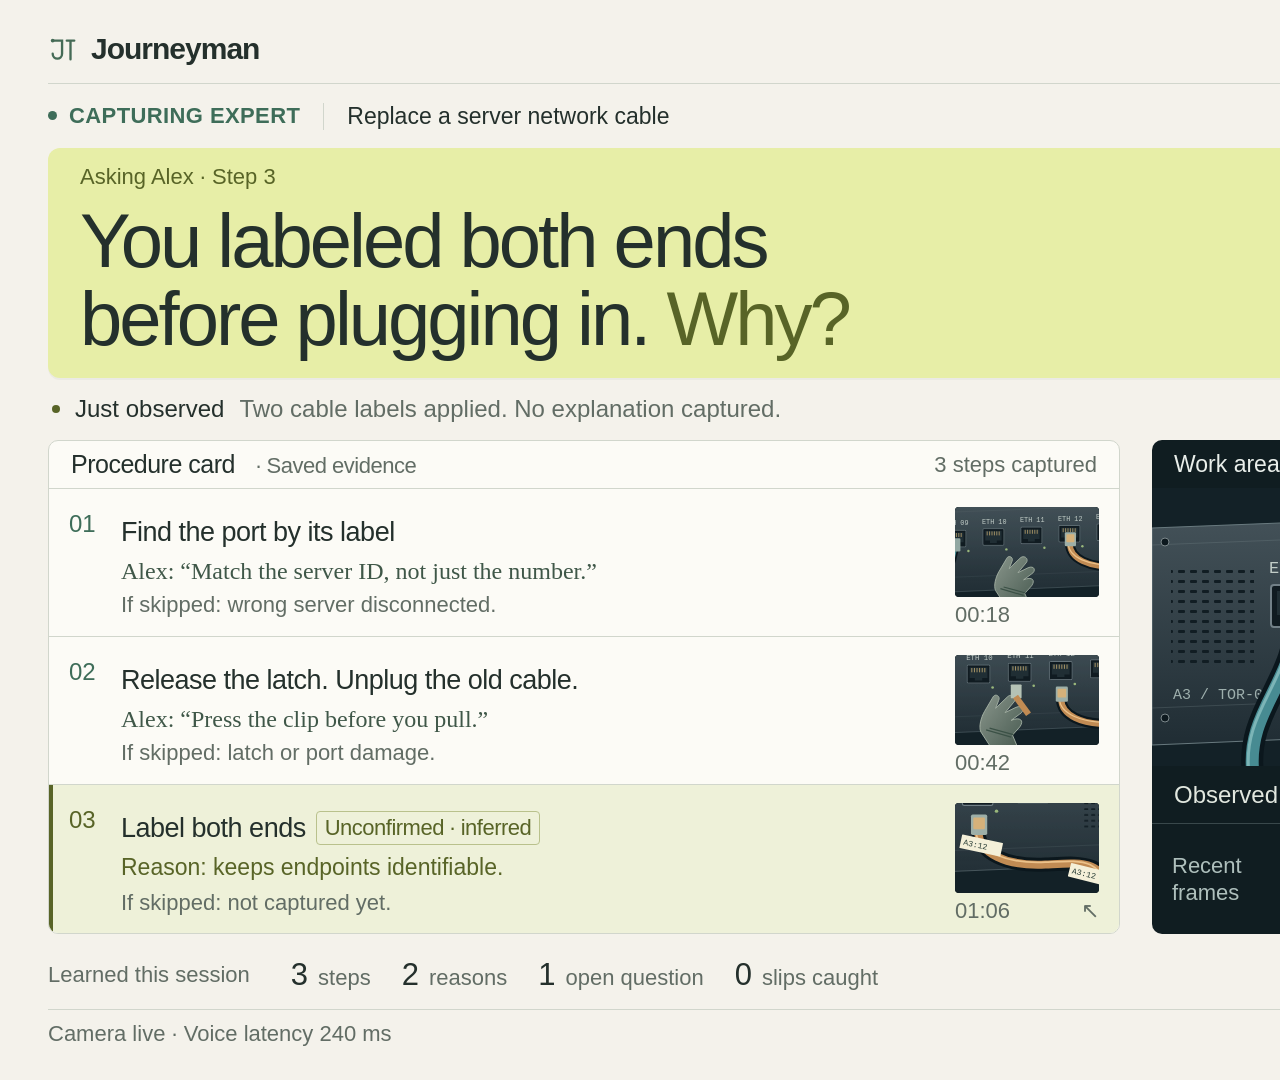
<file: docs/mockups/r2-3-evidence/index.html>
<!doctype html>
<html lang="en">
<head>
<meta charset="utf-8"><meta name="viewport" content="width=device-width, initial-scale=1">
<title>Journeyman · Evidence</title>
<style>
:root{--paper:#f4f2eb;--ink:#24302c;--muted:#626d65;--line:#d1d6cc;--hero:#e7eea7;--accent:#586427;--soft:#eef1d9;--night:#101d21;--gold:#e7c483;--green:#3e6d59}*{box-sizing:border-box}body{margin:0;background:var(--paper);font-family:Arial,Helvetica,sans-serif;color:var(--ink);-webkit-font-smoothing:antialiased}main{width:1920px;height:1080px;padding:32px 48px 40px;display:grid;grid-template-rows:52px 64px 230px 62px 494px 106px;overflow:hidden}header{display:flex;align-items:flex-start;justify-content:space-between;border-bottom:1px solid var(--line)}.brand{font-size:30px;font-weight:600;letter-spacing:-1px;display:flex;gap:13px;align-items:center}.brand svg{width:30px;height:30px}.device{display:flex;align-items:center;gap:10px;font-size:22px;color:#405f4f;padding:5px 0}.device svg{width:25px;height:25px}.context{display:flex;align-items:center;justify-content:space-between;font-size:23px}.context .left{display:flex;align-items:center;gap:23px}.mode{font-size:22px;font-weight:600;letter-spacing:.4px;color:var(--green)}.mode:before{content:'';display:inline-block;width:9px;height:9px;border-radius:50%;background:currentColor;margin-right:12px;vertical-align:3px}.procedure-name{border-left:1px solid var(--line);padding-left:23px}.worker{color:var(--muted)}.worker b{color:var(--ink);font-weight:500}.hero{display:grid;grid-template-columns:1fr 284px;border-radius:12px;overflow:hidden;background:var(--hero);box-shadow:0 2px 0 #17251f09}.hero-copy{padding:16px 32px 8px}.intent{font-size:22px;color:var(--accent);margin-bottom:12px}.spoken{font-size:76px;line-height:1.03;letter-spacing:-3px;font-weight:400;margin:0}.spoken em{font-style:normal;color:var(--accent)}.voice{position:relative;background:var(--night);color:var(--gold);display:flex;flex-direction:column;align-items:center;justify-content:center}.voice svg{width:146px;height:146px;margin-top:-5px}.voice-state{font-size:23px;letter-spacing:2px;margin-top:-12px}.voice small{font-size:22px;line-height:1.15;text-align:center;color:#b6c2c1;margin-top:8px}.observation{display:flex;align-items:center;gap:15px;font-size:24px;color:var(--muted);padding:0 4px}.observation b{font-weight:500;color:var(--ink)}.observation:before{content:'';width:8px;height:8px;border-radius:50%;background:var(--accent)}.workspace{display:grid;grid-template-columns:1072px 720px;gap:32px}.procedure{background:#fcfbf6;border:1px solid var(--line);border-radius:10px;overflow:hidden}.card-head{display:flex;align-items:center;justify-content:space-between;height:48px;padding:0 22px;border-bottom:1px solid var(--line)}h2{font-size:25px;font-weight:500;margin:0;letter-spacing:-.5px}.card-head span{font-size:22px;color:var(--muted)}.step{height:148px;padding:18px 20px;display:grid;grid-template-columns:36px 1fr 144px;gap:16px;border-bottom:1px solid var(--line);align-items:center}.step:last-child{border:0}.number{font-size:24px;color:var(--green);align-self:start;padding-top:3px;font-variant-numeric:tabular-nums}.step h3{font-size:27px;font-weight:500;letter-spacing:-.5px;margin:0 0 9px}.reason{font-family:Georgia,'Times New Roman',serif;font-size:24px;line-height:1.18;color:#3f5748;margin:0 0 7px}.risk{font-size:22px;line-height:1.2;color:var(--muted);margin:0}.risk b{font-weight:400}.step.current{background:var(--soft);box-shadow:inset 4px 0 var(--accent)}.current .number{color:var(--accent)}.pending{font-size:23px;color:var(--accent);margin:0 0 9px}.tag{font:22px Arial,Helvetica,sans-serif;color:var(--accent);border:1px solid #b9c18c;border-radius:4px;padding:3px 8px;display:inline-block;vertical-align:2px;margin-left:10px}.thumb{height:90px;border-radius:4px;overflow:hidden;background:var(--night);position:relative}.thumb svg{width:100%;height:100%;display:block}.stamp{font-size:22px;color:var(--muted);margin-top:5px;display:flex;justify-content:space-between}.camera-panel{background:var(--night);border-radius:10px;color:#e9eeea;overflow:hidden;display:grid;grid-template-rows:48px 278px 58px 110px}.camera-head{display:flex;align-items:center;justify-content:space-between;padding:0 22px;font-size:23px}.live{color:#b6d0b8;font-size:22px}.live:before{content:'';display:inline-block;width:8px;height:8px;border-radius:50%;background:#a2c9a8;margin-right:10px}.camera-scene{position:relative;overflow:hidden;background:#152127}.camera-scene>svg{width:100%;height:100%;display:block}.mock{position:absolute;top:12px;right:18px;font-size:22px;padding:4px 8px;background:#0b171bdb;color:#bdc9c8;border:1px solid #53605f;border-radius:3px}.camera-caption{font-size:24px;display:flex;align-items:center;padding:0 22px;border-bottom:1px solid #39484b;color:#e1e7df}.recent{display:flex;align-items:center;gap:13px;padding:13px 20px}.recent-label{font-size:22px;line-height:1.25;color:#aebfbc;flex-shrink:0;width:98px}.recent-frame{flex:1;position:relative;height:81px;overflow:hidden;border-radius:4px;border:1px solid #4a585a}.recent-frame svg{width:100%;height:100%;display:block}.recent-frame span{position:absolute;left:0;bottom:0;font-size:22px;padding:1px 7px;background:#102024dd;color:#e2e8e0}.footer{padding-top:17px}.counters{height:48px;display:flex;gap:31px;align-items:center}.learned{font-size:22px;color:var(--muted);margin-right:10px}.counter{display:flex;align-items:baseline;gap:10px;font-size:22px;color:var(--muted)}.counter strong{font-size:31px;font-weight:400;color:var(--ink);font-variant-numeric:tabular-nums}.health{border-top:1px solid var(--line);margin-top:10px;padding-top:11px;display:flex;justify-content:space-between;color:var(--muted);font-size:22px}.instruct{--hero:#e6e9e1;--accent:#42604d;--soft:#e9eee4}.teach{--hero:#f6c499;--accent:#8b4824;--soft:#fbebdd}.teach .mode{color:#8b4824}.teach .spoken{font-size:82px;line-height:1.02}.teach .tag{border-color:#d9ac88}.teach .step{height:68px;padding-top:7px;padding-bottom:7px}.teach .step h3{font-size:25px;margin-bottom:3px}.teach .step .reason{font-family:Arial,Helvetica,sans-serif;font-size:22px;line-height:1.2;margin:0;color:var(--muted)}.teach .step .number{padding-top:2px}.teach .thumb{height:50px}.teach .stamp{display:none}.teach .step.current{height:172px;padding-top:13px;padding-bottom:13px}.teach .current h3{font-size:28px;margin-bottom:9px}.teach .current .reason{font-family:Georgia,'Times New Roman',serif;font-size:27px;color:#5e4635;line-height:1.19;margin-bottom:9px}.teach .current .thumb{height:103px}.teach .current .stamp{display:flex}.teach .upcoming .number{color:#6f786f}.teach .upcoming h3{color:#58675c}.teach .upcoming .thumb{opacity:.75}.teach .current .number{font-weight:600}.capture-only{}.teach-only{display:none}.teach .capture-only{display:none}.teach .teach-only{display:initial}@media(prefers-reduced-motion:no-preference){.orb-ring{animation:breathe 4s ease-in-out infinite alternate;transform-origin:center}@keyframes breathe{from{opacity:.6}to{opacity:1}}}
</style>
</head>
<body>
<svg width="0" height="0" style="position:absolute" aria-hidden="true"><defs>
<linearGradient id="rack" x2="0" y2="1"><stop stop-color="#46545b"/><stop offset="1" stop-color="#202d34"/></linearGradient>
<linearGradient id="glove" x2="1" y2="1"><stop stop-color="#89958b"/><stop offset="1" stop-color="#46594f"/></linearGradient>
<pattern id="vent" width="12" height="10" patternUnits="userSpaceOnUse"><rect x="2" y="2" width="7" height="3" rx="1" fill="#111d23"/></pattern>
<symbol id="port" viewBox="0 0 55 44"><rect x="1" y="1" width="53" height="42" rx="3" fill="#101b21" stroke="#728087" stroke-width="2"/><path d="M7 7h41v24H36v6H19v-6H7Z" fill="#202e34"/><path d="M12 8v10m6-10v10m6-10v10m6-10v10m6-10v10m6-10v10" stroke="#bba46e" stroke-width="2"/></symbol>
<symbol id="rack-scene" viewBox="0 0 720 278"><rect width="720" height="278" fill="#132127"/><path d="M0 40L720 12V227L0 257Z" fill="url(#rack)" stroke="#68797e"/><path d="M0 57L720 29M0 220L720 192" stroke="#819194" opacity=".25"/><rect x="19" y="75" width="83" height="107" fill="url(#vent)"/><rect x="612" y="56" width="91" height="111" fill="url(#vent)"/><g fill="#0d191f" stroke="#7b878a"><circle cx="13" cy="54" r="4"/><circle cx="705" cy="26" r="4"/><circle cx="13" cy="230" r="4"/><circle cx="705" cy="201" r="4"/></g><g font-family="monospace" font-size="17" fill="#c1ccc7"><text x="117" y="85">ETH 09</text><text x="212" y="81">ETH 10</text><text x="307" y="77">ETH 11</text><text x="402" y="73">ETH 12</text><text x="497" y="69">ETH 13</text></g><use href="#port" x="118" y="96" width="55" height="44"/><use href="#port" x="213" y="92" width="55" height="44"/><use href="#port" x="308" y="88" width="55" height="44"/><use href="#port" x="403" y="84" width="55" height="44"/><use href="#port" x="498" y="80" width="55" height="44"/><g fill="#99b77b"><circle cx="178" cy="149" r="3"/><circle cx="273" cy="145" r="3"/><circle cx="368" cy="141" r="3"/><circle cx="463" cy="137" r="3"/></g><text x="21" y="211" font-family="monospace" font-size="15" fill="#9eafad">A3 / TOR-02</text><path d="M144 125C145 193 93 222 101 286" fill="none" stroke="#0b171d" stroke-width="22"/><path d="M144 125C145 193 93 222 101 286" fill="none" stroke="#478b92" stroke-width="13"/><path d="M140 125C141 193 89 222 97 286" fill="none" stroke="#7cb5b7" stroke-width="3"/><rect x="131" y="117" width="27" height="33" rx="3" fill="#91a7a2"/><path d="M274 291L246 248C240 236 247 213 254 201L274 167C279 158 292 165 287 175L280 193L307 167C317 157 331 169 322 179L302 203L327 191C343 184 349 199 335 207L316 221C338 212 346 222 336 236L319 255L334 291Z" fill="url(#glove)" stroke="#abb8aa" stroke-width="2"/><path d="M258 243L316 260M266 239L321 254" stroke="#3b5146" stroke-width="3"/></symbol>
<symbol id="cable" viewBox="0 0 720 278"><path d="M432 164C426 212 485 232 547 229S650 219 661 288" fill="none" stroke="#0b171d" stroke-width="24"/><path d="M432 164C426 212 485 232 547 229S650 219 661 288" fill="none" stroke="#c18b53" stroke-width="14"/><path d="M428 164C422 208 485 228 547 225S646 215 657 288" fill="none" stroke="#ecc28a" stroke-width="3"/><rect x="419" y="143" width="28" height="35" rx="3" fill="#9dafa8"/><rect x="423" y="148" width="20" height="20" rx="2" fill="#d5b17a"/></symbol>
<symbol id="labels" viewBox="0 0 720 278"><g transform="translate(431 194) rotate(12)"><rect x="-30" y="-11" width="72" height="24" rx="1" fill="#f4f0d9"/><text x="-25" y="6" font-size="14" font-family="monospace" fill="#263b34">A3:12</text></g><g transform="translate(618 244) rotate(14)"><rect x="-30" y="-11" width="72" height="24" rx="1" fill="#f4f0d9"/><text x="-25" y="6" font-size="14" font-family="monospace" fill="#263b34">A3:12</text></g></symbol>
<radialGradient id="glow"><stop stop-color="#edc280" stop-opacity=".2"/><stop offset="1" stop-color="#edc280" stop-opacity="0"/></radialGradient>
</defs></svg>
<main>
<header><div class="brand"><svg viewBox="0 0 32 32" fill="none"><path d="M5 7h10v14c0 7-10 7-10 0M20 7h8M24 7v20" stroke="#456b56" stroke-width="2.5" stroke-linecap="round"/><circle cx="5" cy="7" r="2" fill="#456b56"/></svg>Journeyman</div><div class="device"><svg viewBox="0 0 24 24" fill="none" stroke="currentColor"><rect x="5" y="5" width="14" height="14" rx="2"/><rect x="9" y="9" width="6" height="6"/><path d="M8 1v4m8-4v4M8 19v4m8-4v4M1 8h4m-4 8h4M19 8h4m-4 8h4"/></svg>Runs on this device · no cloud</div></header>
<div class="context"><div class="left"><span class="mode" id="mode">CAPTURING EXPERT</span><span class="procedure-name">Replace a server network cable</span></div><span class="worker" id="worker"><b>Alex Morgan</b> · Senior technician</span></div>
<section class="hero"><div class="hero-copy"><div class="intent" id="intent">Asking Alex · Step 3</div><h1 class="spoken" id="spoken">You labeled both ends<br>before plugging in. <em>Why?</em></h1></div><div class="voice"><svg viewBox="0 0 200 200" fill="none" aria-label="Breathing voice orb"><circle cx="100" cy="100" r="98" fill="url(#glow)"/><circle cx="100" cy="100" r="81" stroke="#e7c483" stroke-opacity=".25" stroke-dasharray="1 9"/><g class="orb-ring" stroke="#e7c483"><circle cx="100" cy="100" r="66" stroke-opacity=".6"/><ellipse cx="100" cy="100" rx="65" ry="42" transform="rotate(-36 100 100)" stroke-opacity=".35"/><ellipse cx="100" cy="100" rx="47" ry="67" transform="rotate(-30 100 100)" stroke-opacity=".35"/></g><path d="M45 100h10l5-10 7 22 7-36 7 52 7-70 7 85 7-57 7 36 7-54 7 63 7-43 7 24 7-17 7 5h8" stroke="#e7c483" stroke-width="2" stroke-linejoin="round"/><circle cx="151" cy="57" r="3" fill="#e7c483"/></svg><div class="voice-state">SPEAKING</div><small>Journeyman<br>has the floor</small></div></section>
<div class="observation"><b>Just observed</b><span id="observed">Two cable labels applied. No explanation captured.</span></div>
<div class="workspace"><section class="procedure"><div class="card-head"><h2>Procedure card <span style="margin-left:14px">· Saved evidence</span></h2><span id="progress">3 steps captured</span></div><div id="steps"></div></section><aside class="camera-panel"><div class="camera-head"><span>Work area · Brio</span><span class="live">Camera live</span></div><div class="camera-scene" id="camera"></div><div class="camera-caption" id="caption">Observed: labels on both cable ends</div><div class="recent"><span class="recent-label">Recent<br>frames</span><div id="recent" style="display:contents"></div></div></aside></div>
<footer class="footer"><div class="counters"><span class="learned">Learned this session</span><span class="counter"><strong id="count-steps">3</strong>steps</span><span class="counter"><strong id="count-reasons">2</strong>reasons</span><span class="counter"><strong id="count-open">1</strong>open question</span><span class="counter"><strong id="count-slips">0</strong>slips caught</span></div><div class="health"><span>Camera live · Voice latency 240 ms</span><span>Gemma 4 · NVIDIA Jetson Thor</span></div></footer>
</main>
<script>
const teach=location.hash==='#teach'||new URLSearchParams(location.search).has('teach');
if(teach)document.body.classList.add('teach');
const el=id=>document.getElementById(id),set=(id,value)=>el(id).innerHTML=value;
// Illustrations stand in for frame_id JPEGs. Each reference remains attached to its step.
function frame(n,live=false){const crops={1:'87 39 475 225',2:'185 70 335 208',3:'333 123 365 155',4:'367 130 340 148',5:'430 159 270 119'};return `<svg xmlns="http://www.w3.org/2000/svg" viewBox="${live?'0 0 720 278':crops[n]}" preserveAspectRatio="xMidYMid slice" role="img" aria-label="Illustrated evidence for step ${n}"><use href="#rack-scene" width="720" height="278"/>${n===1?'<g transform="translate(0 -41)"><use href="#cable" width="720" height="278"/></g>':'<use href="#cable" width="720" height="278"/>'}${(n>=3&&(!teach||!live))?'<use href="#labels" width="720" height="278"/>':''}${n===2?'<rect x="315" y="138" width="25" height="32" rx="2" fill="#b5c2b5"/><path d="M326 166l30 41" stroke="#c18b53" stroke-width="14"/>':''}${n===4?'<path d="M425 165C400 255 538 267 572 212" fill="none" stroke="#c18b53" stroke-width="14"/>':''}${n===5?'<path d="M540 215l9 27 13-3-9-28z" fill="#b8c5af" stroke="#3a4c43" stroke-width="2"/>':''}</svg>`;}
const capture=[
{n:1,title:'Find the port by its label',reason:'Alex: “Match the server ID, not just the number.”',risk:'If skipped: wrong server disconnected.',time:'00:18'},
{n:2,title:'Release the latch. Unplug the old cable.',reason:'Alex: “Press the clip before you pull.”',risk:'If skipped: latch or port damage.',time:'00:42'},
{n:3,title:'Label both ends',pending:'Reason: keeps endpoints identifiable.',risk:'If skipped: not captured yet.',tag:'Unconfirmed · inferred',time:'01:06',current:true}
];
const teachSteps=[
{n:1,title:'Find the port by its label',reason:'Match the server ID. Risk: wrong disconnect.',time:'00:18',done:true},
{n:2,title:'Release the latch. Unplug the old cable.',reason:'Release the clip. Risk: latch damage.',time:'00:42',done:true},
{n:3,title:'Label both ends first',reason:'Alex’s reason: “So the next tech can trace it<br>without pulling cables.”',risk:'If skipped: tracing can disturb live cables.',tag:'Common mistake',time:'01:06',current:true},
{n:4,title:'Connect the cable. Leave a slack loop.',reason:'Leave service room. Risk: strain on the port.',upcoming:true},
{n:5,title:'Tie down the cable',reason:'Keep the route clear. Risk: blocked airflow.',upcoming:true}
];
set('steps',(teach?teachSteps:capture).map(s=>`<article class="step ${s.current?'current':''} ${s.upcoming?'upcoming':''}"><span class="number">${s.done?'✓':String(s.n).padStart(2,'0')}</span><div><h3>${s.title}${s.tag?`<span class="tag">${s.tag}</span>`:''}</h3>${s.pending?`<p class="pending">${s.pending}</p>`:`<p class="reason">${s.reason}</p>`}${s.risk?`<p class="risk">${s.risk}</p>`:''}</div><div><div class="thumb">${frame(s.n)}</div><div class="stamp">${teach?'Alex · ref':s.time||'Reference'}${s.current?'<span>↖</span>':''}</div></div></article>`).join(''));
set('camera',frame(3,true)+'<span class="mock">Illustrated mock feed</span>');
set('recent',[1,2,3].map((n)=>`<div class="recent-frame">${frame(n,n===3&&teach)}<span>${['00:18','00:42',teach?'Now':'01:06'][n-1]}</span></div>`).join(''));
if(teach){set('mode','TEACHING NEW HIRE');set('worker','<b>Sam Lee</b> · New hire');set('intent','Correcting · Step 3 of 5 · Slip caught');set('spoken','Hold on.<br><em>Label both ends first.</em>');set('observed','Cable approaching the port. Labels missing; step 3 is incomplete.');set('progress','✓ 2 done · 3 current · 4–5 upcoming');set('caption','Observed: unlabeled cable approaching port');set('count-steps','5');set('count-reasons','5');set('count-open','0');set('count-slips','1');}
</script>
</body>
</html>
</file>
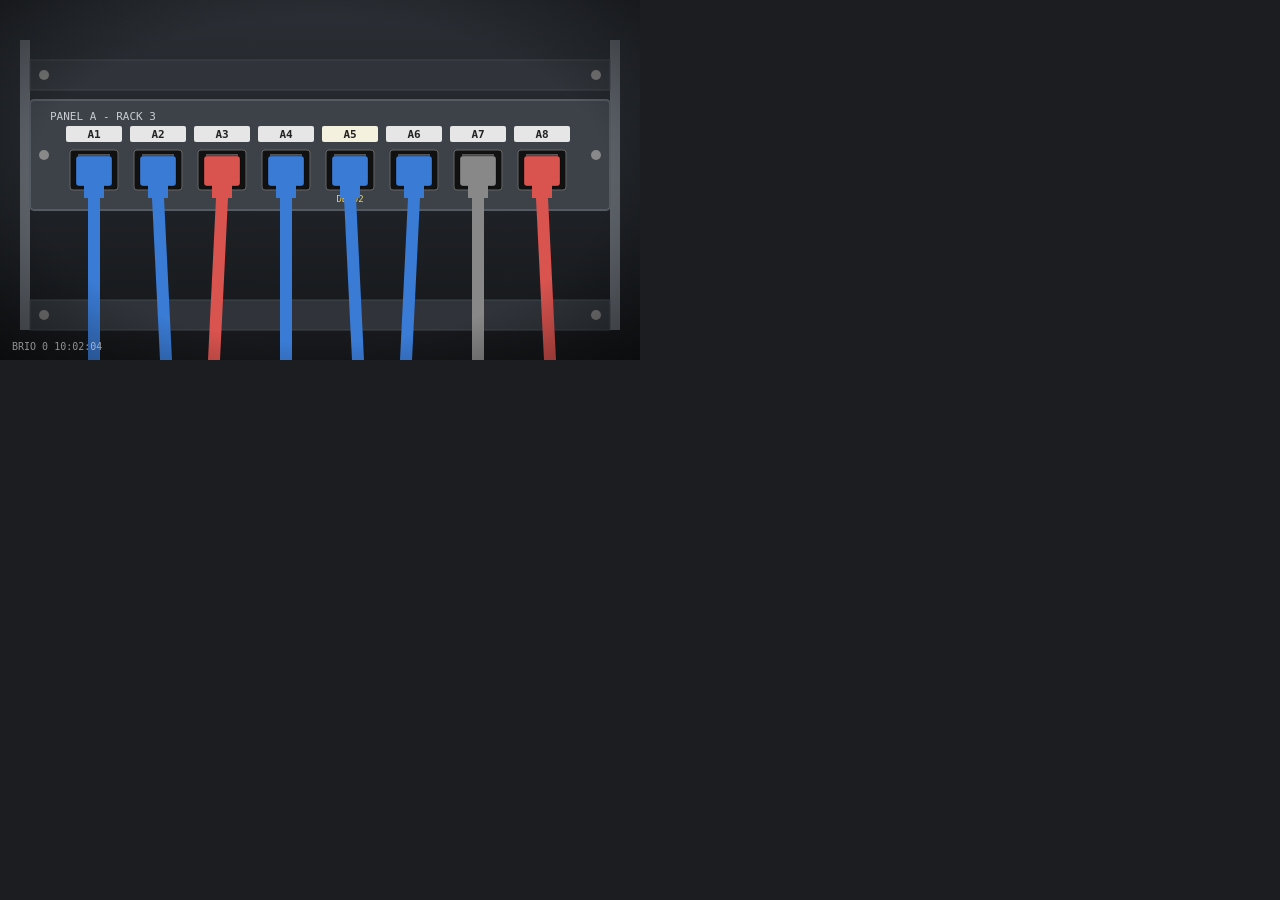
<file: recordings/demo-frames/scenes.html>
<!doctype html>
<!-- Camera-eye view of a network patch panel for the cable-swap demo. Open scenes.html#N (1-6) to draw scene N.
     Rendered with: chromium --headless --window-size=640,360 --screenshot=frames/N.jpg "file://$PWD/scenes.html#N" -->
<html><head><meta charset="utf-8"><style>html,body{margin:0;background:#1b1d20}svg{display:block}</style></head>
<body><svg id="s" width="640" height="360" viewBox="0 0 640 360" xmlns="http://www.w3.org/2000/svg"></svg>
<script>
const n = +(location.hash.slice(1) || 1), s = document.getElementById("s");
const portX = i => 70 + i * 64, PY = 150, TARGET = 4;
const colors = ["#3a7bd5", "#3a7bd5", "#d9534f", "#3a7bd5", "#2e8b57", "#3a7bd5", "#888", "#d9534f"];
let g = "";
const add = x => g += x;

add(`<defs><linearGradient id="bg" x1="0" y1="0" x2="0" y2="1"><stop offset="0" stop-color="#2b2f35"/>
  <stop offset="1" stop-color="#15171a"/></linearGradient>
  <radialGradient id="vig" cx=".5" cy=".5" r=".75"><stop offset=".6" stop-color="#000" stop-opacity="0"/>
  <stop offset="1" stop-color="#000" stop-opacity=".55"/></radialGradient></defs>
  <rect width="640" height="360" fill="url(#bg)"/>
  <rect x="20" y="40" width="10" height="290" fill="#5c6168"/><rect x="610" y="40" width="10" height="290" fill="#5c6168"/>`);
for (const y of [60, 300]) add(`<rect x="30" y="${y}" width="580" height="30" fill="#30343a" stroke="#41464d"/>
  <circle cx="44" cy="${y + 15}" r="5" fill="#777"/><circle cx="596" cy="${y + 15}" r="5" fill="#777"/>`);
add(`<rect x="30" y="100" width="580" height="110" rx="4" fill="#3d4249" stroke="#555b63" stroke-width="2"/>
  <circle cx="44" cy="155" r="5" fill="#888"/><circle cx="596" cy="155" r="5" fill="#888"/>
  <text x="50" y="120" fill="#c8ccd2" font-family="monospace" font-size="11">PANEL A  -  RACK 3</text>`);

for (let i = 0; i < 8; i++) {
  const x = portX(i), tgt = i === TARGET;
  add(`<rect x="${x - 4}" y="126" width="56" height="16" rx="2" fill="${tgt ? "#f4f1de" : "#e6e6e6"}"/>
    <text x="${x + 24}" y="138" text-anchor="middle" font-family="monospace" font-size="11" font-weight="bold"
      fill="#222">A${i + 1}</text>
    <rect x="${x}" y="${PY}" width="48" height="40" rx="3" fill="#111" stroke="#666"/>
    <rect x="${x + 8}" y="${PY + 4}" width="32" height="10" fill="#555"/>`);
  if (tgt) add(`<text x="${x + 24}" y="202" text-anchor="middle" font-family="monospace" font-size="9" fill="#e8d36a">DB-02</text>`);
  if (!tgt) cable(x, colors[i], 0);
}
function cable(x, color, slack) {
  add(`<rect x="${x + 6}" y="${PY + 6}" width="36" height="30" rx="3" fill="${color}" stroke="#0004"/>
    <rect x="${x + 14}" y="${PY + 34}" width="20" height="14" fill="${color}"/>`);
  const c = slack ? `M${x + 24} ${PY + 48} C ${x + 24} ${PY + 140}, ${x - 40} ${PY + 120}, ${x - 30} ${PY + 80}
    S ${x - 10} ${PY + 50}, ${x + 30} 360` : `M${x + 24} ${PY + 48} L${x + 24 + (x % 3 - 1) * 8} 360`;
  add(`<path d="${c}" stroke="${color}" stroke-width="12" fill="none" stroke-linecap="round"/>`);
}
function hand(x, y, angle) {
  add(`<g transform="translate(${x} ${y}) rotate(${angle})" opacity=".97">
    <path d="M-34 0 C -40 50, -30 140, -20 220 L 60 220 C 66 150, 64 60, 46 10 Z" fill="#c68a68"/>
    <rect x="-12" y="-70" width="20" height="90" rx="10" fill="#d49a76"/>
    <rect x="12" y="-30" width="18" height="60" rx="9" fill="#c68a68"/>
    <rect x="32" y="-20" width="17" height="52" rx="8" fill="#c08262"/>
    <ellipse cx="-2" cy="-62" rx="7" ry="5" fill="#e8c2ad"/></g>`);
}
const tx = portX(TARGET);
if (n === 1) cable(tx, "#3a7bd5", 0);
if (n === 2) { cable(tx, "#3a7bd5", 0); hand(tx + 26, 210, -8); }
if (n === 3) {
  add(`<g transform="translate(${tx} ${PY + 120})"><rect x="6" y="0" width="36" height="30" rx="3" fill="#3a7bd5"/>
    <path d="M24 30 L24 220" stroke="#3a7bd5" stroke-width="12"/></g>`);
  hand(tx + 30, 300, 0);
}
if (n === 4) {
  add(`<g transform="translate(250 230) rotate(-12)"><rect x="0" y="0" width="70" height="34" rx="4" fill="#e3b505"/>
    <path d="M70 17 L330 40" stroke="#e3b505" stroke-width="12"/>
    <rect x="90" y="4" width="46" height="28" rx="2" fill="#fbfbf3" stroke="#bbb"/>
    <text x="113" y="17" text-anchor="middle" font-family="monospace" font-size="9" fill="#222">A5</text>
    <text x="113" y="28" text-anchor="middle" font-family="monospace" font-size="8" fill="#222">DB-02</text></g>`);
  add(`<g transform="translate(470 300) rotate(-30)"><rect x="0" y="0" width="60" height="30" rx="4" fill="#e3b505"/>
    <rect x="-46" y="3" width="40" height="24" rx="2" fill="#fbfbf3" stroke="#bbb"/></g>`);
  hand(330, 290, -40); hand(250, 310, 25);
}
if (n >= 5) cable(tx, "#e3b505", 1);
if (n === 5) hand(tx + 60, 230, -20);
add(`<rect width="640" height="360" fill="url(#vig)"/>
  <text x="12" y="350" fill="#fff8" font-family="monospace" font-size="10">BRIO 0  ${["", "10:02:04", "10:02:09", "10:02:15", "10:02:22", "10:02:33", "10:02:40"][n]}</text>`);
s.innerHTML = g;
</script></body></html>
</file>
